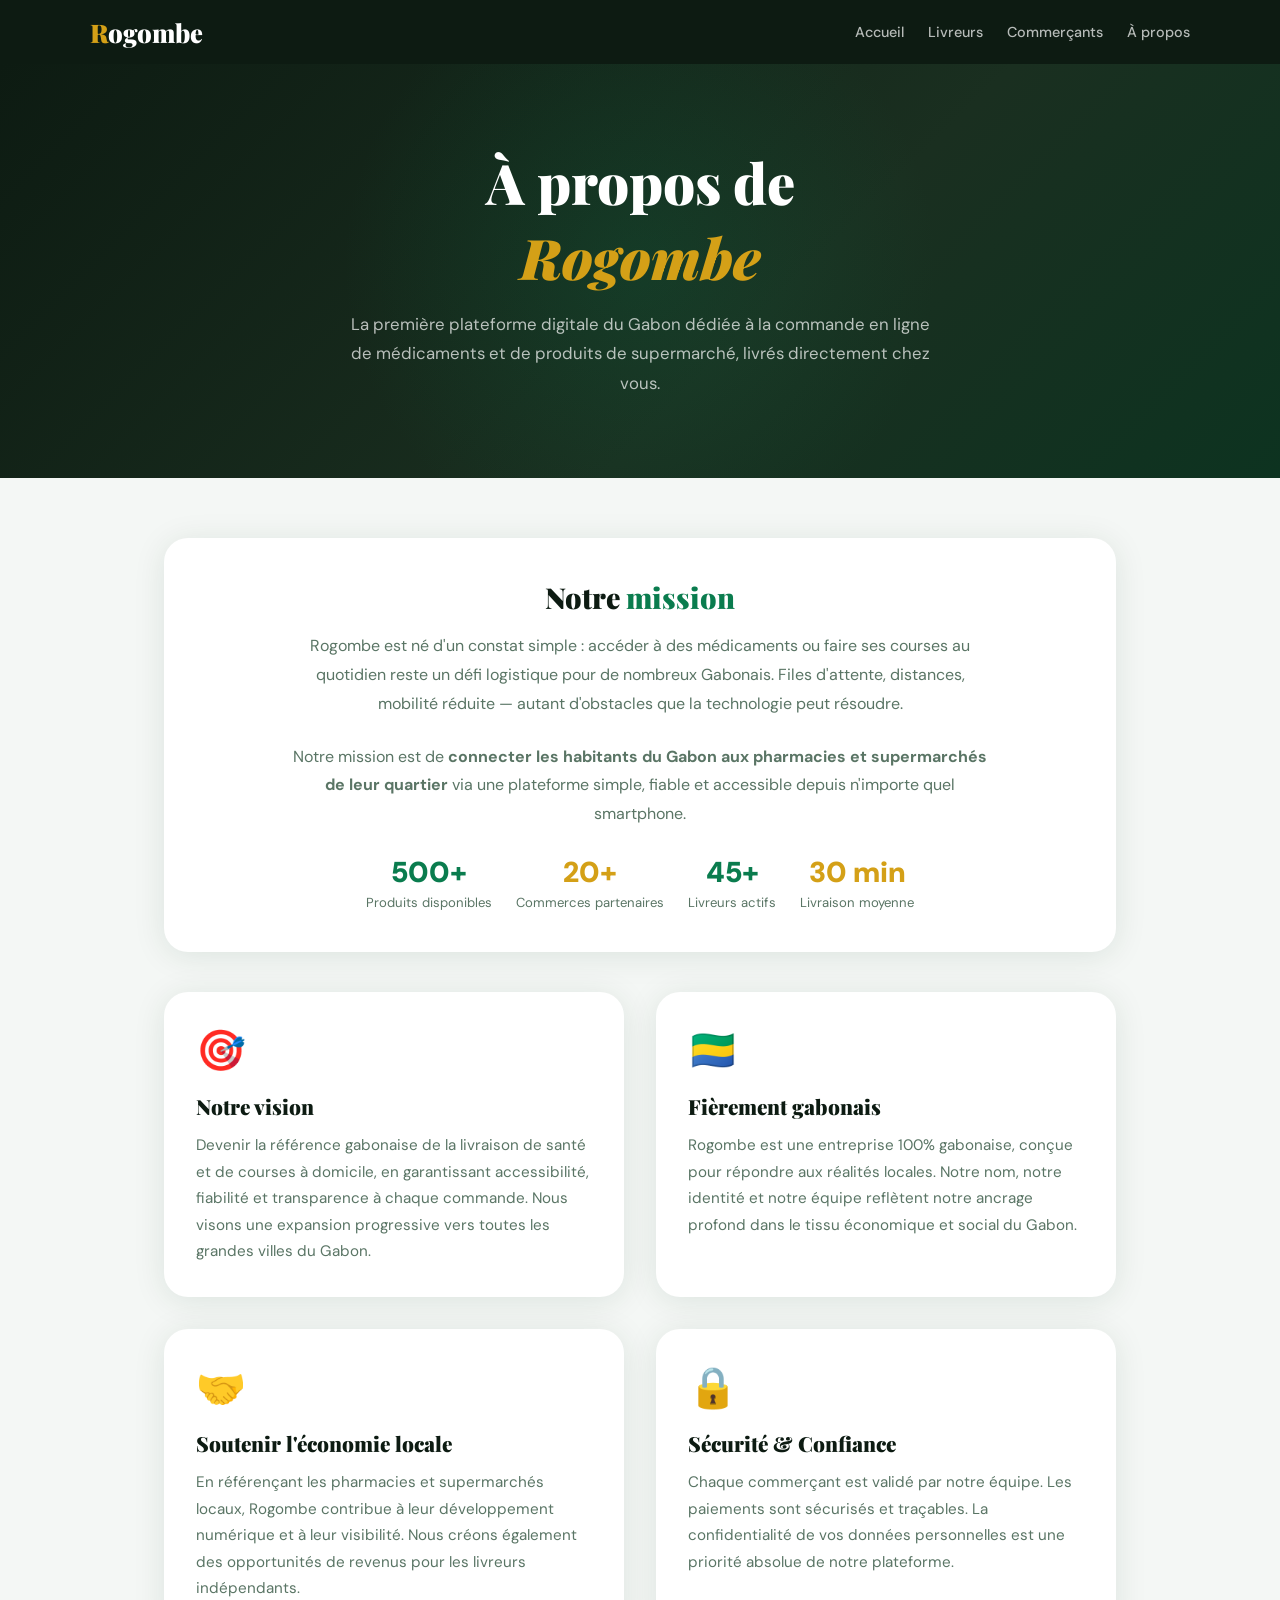
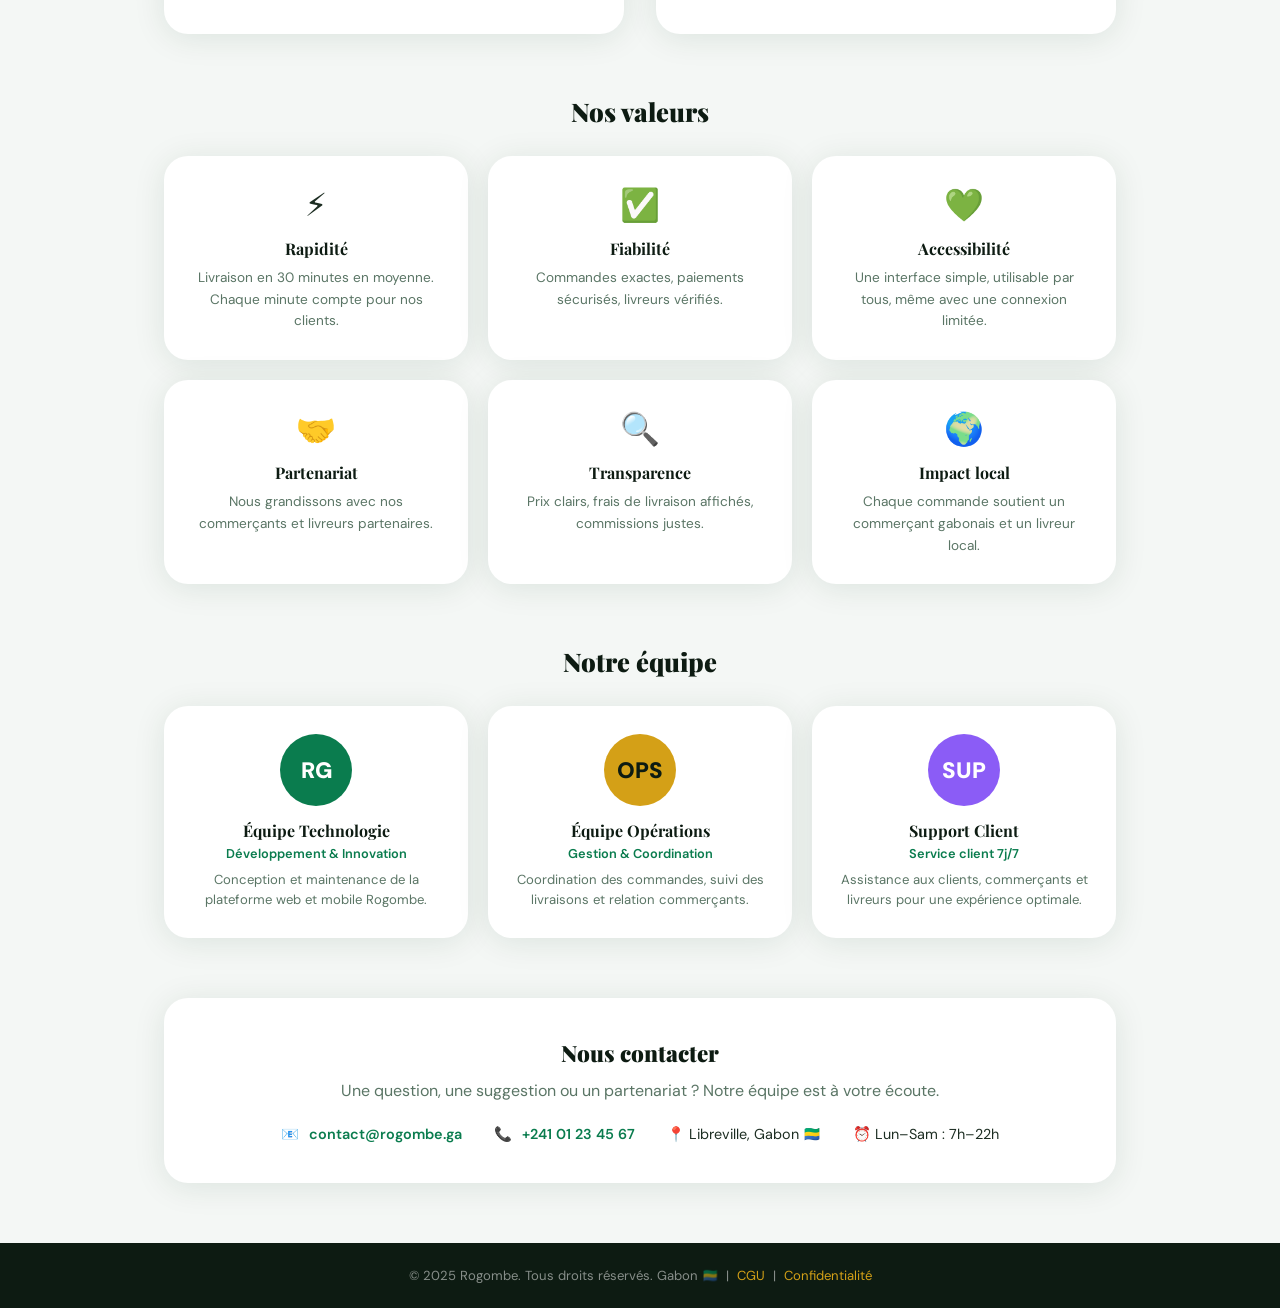
<file: a-propos-1.html>
<!DOCTYPE html>
<html lang="fr">
<head>
  <meta charset="UTF-8" /><meta name="viewport" content="width=device-width, initial-scale=1.0" />
  <title>À propos – Rogombe</title>
  <link rel="stylesheet" href="styles.css" />
  <link href="https://fonts.googleapis.com/css2?family=Playfair+Display:ital,wght@0,400;0,700;0,900;1,400&family=DM+Sans:wght@300;400;500;600&display=swap" rel="stylesheet" />
  <style>
    body{background:#f4f7f5;}
    .sn{background:var(--dark);padding:0 24px;}
    .sn-inner{max-width:1100px;margin:0 auto;height:64px;display:flex;align-items:center;gap:20px;}
    .sn-logo{font-family:var(--font-display);font-size:1.6rem;font-weight:900;color:#fff;}
    .sn-logo .logo-r{color:var(--gold);}
    .sn-links{display:flex;gap:24px;margin-left:auto;}
    .sn-links a{color:rgba(255,255,255,.7);font-size:.9rem;font-weight:500;transition:color .2s;}
    .sn-links a:hover{color:#fff;}
    .ap-hero{background:linear-gradient(135deg,var(--dark) 0%,var(--dark-2) 60%,#0d3320 100%);padding:80px 24px;text-align:center;position:relative;overflow:hidden;}
    .ap-hero::before{content:'';position:absolute;top:-100px;left:50%;transform:translateX(-50%);width:600px;height:600px;background:radial-gradient(circle,rgba(10,124,78,.2) 0%,transparent 70%);border-radius:50%;}
    .ap-hero h1{font-family:var(--font-display);font-size:clamp(2.2rem,5vw,3.5rem);font-weight:900;color:#fff;margin-bottom:16px;position:relative;}
    .ap-hero h1 em{color:var(--gold);font-style:italic;}
    .ap-hero p{color:rgba(255,255,255,.7);font-size:1.05rem;max-width:600px;margin:0 auto;line-height:1.75;position:relative;}
    .ap-content{max-width:1000px;margin:0 auto;padding:60px 24px;}
    .ap-grid{display:grid;grid-template-columns:1fr 1fr;gap:32px;margin-bottom:60px;}
    .ap-card{background:#fff;border-radius:var(--radius-lg);padding:32px;box-shadow:var(--shadow);}
    .ap-card .ap-icon{font-size:2.5rem;margin-bottom:16px;display:block;}
    .ap-card h2{font-family:var(--font-display);font-size:1.3rem;font-weight:900;color:var(--dark);margin-bottom:12px;}
    .ap-card p{color:var(--text-lt);line-height:1.75;font-size:.95rem;}
    .ap-mission{background:#fff;border-radius:var(--radius-lg);padding:40px;box-shadow:var(--shadow);margin-bottom:40px;text-align:center;}
    .ap-mission h2{font-family:var(--font-display);font-size:1.8rem;font-weight:900;color:var(--dark);margin-bottom:16px;}
    .ap-mission h2 em{color:var(--green);font-style:normal;}
    .ap-mission p{color:var(--text-lt);line-height:1.8;max-width:700px;margin:0 auto 24px;font-size:1rem;}
    .values-grid{display:grid;grid-template-columns:repeat(3,1fr);gap:20px;margin-bottom:60px;}
    .value-card{background:#fff;border-radius:var(--radius-lg);padding:28px;box-shadow:var(--shadow);text-align:center;}
    .value-card .vc-icon{font-size:2rem;margin-bottom:12px;display:block;}
    .value-card h3{font-family:var(--font-display);font-size:1rem;font-weight:700;color:var(--dark);margin-bottom:8px;}
    .value-card p{font-size:.85rem;color:var(--text-lt);line-height:1.6;}
    .team-section{margin-bottom:60px;}
    .team-section h2{font-family:var(--font-display);font-size:1.6rem;font-weight:900;color:var(--dark);margin-bottom:28px;text-align:center;}
    .team-grid{display:grid;grid-template-columns:repeat(3,1fr);gap:20px;}
    .team-card{background:#fff;border-radius:var(--radius-lg);padding:28px;box-shadow:var(--shadow);text-align:center;}
    .team-avatar{width:72px;height:72px;border-radius:50%;background:var(--green);color:#fff;display:flex;align-items:center;justify-content:center;font-size:1.4rem;font-weight:900;margin:0 auto 14px;}
    .team-card h4{font-family:var(--font-display);font-size:1rem;font-weight:700;color:var(--dark);margin-bottom:4px;}
    .team-card .role{font-size:.8rem;color:var(--green);font-weight:600;margin-bottom:8px;}
    .team-card p{font-size:.82rem;color:var(--text-lt);line-height:1.5;}
    .contact-section{background:#fff;border-radius:var(--radius-lg);padding:40px;box-shadow:var(--shadow);text-align:center;}
    .contact-section h2{font-family:var(--font-display);font-size:1.4rem;font-weight:900;color:var(--dark);margin-bottom:12px;}
    .contact-section p{color:var(--text-lt);margin-bottom:24px;}
    .contact-items{display:flex;justify-content:center;gap:32px;flex-wrap:wrap;}
    .contact-item{display:flex;align-items:center;gap:10px;font-size:.9rem;color:var(--text);}
    .contact-item a{color:var(--green);font-weight:600;}
    @media(max-width:768px){.ap-grid,.values-grid,.team-grid{grid-template-columns:1fr;}}
    @media(max-width:600px){.values-grid{grid-template-columns:1fr 1fr;}.team-grid{grid-template-columns:1fr;}}
  </style>
</head>
<body>
<nav class="sn"><div class="sn-inner"><a href="index.html" class="sn-logo"><span class="logo-r">R</span>ogombe</a><div class="sn-links"><a href="index.html">Accueil</a><a href="livreur.html">Livreurs</a><a href="espace-commercant.html">Commerçants</a><a href="a-propos.html">À propos</a></div></div></nav>

<div class="ap-hero">
  <h1>À propos de<br/><em>Rogombe</em></h1>
  <p>La première plateforme digitale du Gabon dédiée à la commande en ligne de médicaments et de produits de supermarché, livrés directement chez vous.</p>
</div>

<div class="ap-content">
  <div class="ap-mission">
    <h2>Notre <em>mission</em></h2>
    <p>Rogombe est né d'un constat simple : accéder à des médicaments ou faire ses courses au quotidien reste un défi logistique pour de nombreux Gabonais. Files d'attente, distances, mobilité réduite — autant d'obstacles que la technologie peut résoudre.</p>
    <p>Notre mission est de <strong>connecter les habitants du Gabon aux pharmacies et supermarchés de leur quartier</strong> via une plateforme simple, fiable et accessible depuis n'importe quel smartphone.</p>
    <div style="display:flex;justify-content:center;gap:24px;flex-wrap:wrap;">
      <div style="text-align:center;"><strong style="display:block;font-size:1.8rem;font-weight:900;color:var(--green);">500+</strong><span style="font-size:.82rem;color:var(--text-lt);">Produits disponibles</span></div>
      <div style="text-align:center;"><strong style="display:block;font-size:1.8rem;font-weight:900;color:var(--gold);">20+</strong><span style="font-size:.82rem;color:var(--text-lt);">Commerces partenaires</span></div>
      <div style="text-align:center;"><strong style="display:block;font-size:1.8rem;font-weight:900;color:var(--green);">45+</strong><span style="font-size:.82rem;color:var(--text-lt);">Livreurs actifs</span></div>
      <div style="text-align:center;"><strong style="display:block;font-size:1.8rem;font-weight:900;color:var(--gold);">30 min</strong><span style="font-size:.82rem;color:var(--text-lt);">Livraison moyenne</span></div>
    </div>
  </div>

  <div class="ap-grid">
    <div class="ap-card">
      <span class="ap-icon">🎯</span>
      <h2>Notre vision</h2>
      <p>Devenir la référence gabonaise de la livraison de santé et de courses à domicile, en garantissant accessibilité, fiabilité et transparence à chaque commande. Nous visons une expansion progressive vers toutes les grandes villes du Gabon.</p>
    </div>
    <div class="ap-card">
      <span class="ap-icon">🇬🇦</span>
      <h2>Fièrement gabonais</h2>
      <p>Rogombe est une entreprise 100% gabonaise, conçue pour répondre aux réalités locales. Notre nom, notre identité et notre équipe reflètent notre ancrage profond dans le tissu économique et social du Gabon.</p>
    </div>
    <div class="ap-card">
      <span class="ap-icon">🤝</span>
      <h2>Soutenir l'économie locale</h2>
      <p>En référençant les pharmacies et supermarchés locaux, Rogombe contribue à leur développement numérique et à leur visibilité. Nous créons également des opportunités de revenus pour les livreurs indépendants.</p>
    </div>
    <div class="ap-card">
      <span class="ap-icon">🔒</span>
      <h2>Sécurité & Confiance</h2>
      <p>Chaque commerçant est validé par notre équipe. Les paiements sont sécurisés et traçables. La confidentialité de vos données personnelles est une priorité absolue de notre plateforme.</p>
    </div>
  </div>

  <h2 style="font-family:var(--font-display);font-size:1.6rem;font-weight:900;color:var(--dark);margin-bottom:28px;text-align:center;">Nos valeurs</h2>
  <div class="values-grid">
    <div class="value-card"><span class="vc-icon">⚡</span><h3>Rapidité</h3><p>Livraison en 30 minutes en moyenne. Chaque minute compte pour nos clients.</p></div>
    <div class="value-card"><span class="vc-icon">✅</span><h3>Fiabilité</h3><p>Commandes exactes, paiements sécurisés, livreurs vérifiés.</p></div>
    <div class="value-card"><span class="vc-icon">💚</span><h3>Accessibilité</h3><p>Une interface simple, utilisable par tous, même avec une connexion limitée.</p></div>
    <div class="value-card"><span class="vc-icon">🤝</span><h3>Partenariat</h3><p>Nous grandissons avec nos commerçants et livreurs partenaires.</p></div>
    <div class="value-card"><span class="vc-icon">🔍</span><h3>Transparence</h3><p>Prix clairs, frais de livraison affichés, commissions justes.</p></div>
    <div class="value-card"><span class="vc-icon">🌍</span><h3>Impact local</h3><p>Chaque commande soutient un commerçant gabonais et un livreur local.</p></div>
  </div>

  <div class="team-section">
    <h2>Notre équipe</h2>
    <div class="team-grid">
      <div class="team-card"><div class="team-avatar">RG</div><h4>Équipe Technologie</h4><div class="role">Développement & Innovation</div><p>Conception et maintenance de la plateforme web et mobile Rogombe.</p></div>
      <div class="team-card"><div class="team-avatar" style="background:var(--gold);color:var(--dark);">OPS</div><h4>Équipe Opérations</h4><div class="role">Gestion & Coordination</div><p>Coordination des commandes, suivi des livraisons et relation commerçants.</p></div>
      <div class="team-card"><div class="team-avatar" style="background:#8b5cf6;">SUP</div><h4>Support Client</h4><div class="role">Service client 7j/7</div><p>Assistance aux clients, commerçants et livreurs pour une expérience optimale.</p></div>
    </div>
  </div>

  <div class="contact-section">
    <h2>Nous contacter</h2>
    <p>Une question, une suggestion ou un partenariat ? Notre équipe est à votre écoute.</p>
    <div class="contact-items">
      <div class="contact-item">📧 <a href="mailto:contact@rogombe.ga">contact@rogombe.ga</a></div>
      <div class="contact-item">📞 <a href="tel:+24101234567">+241 01 23 45 67</a></div>
      <div class="contact-item">📍 Libreville, Gabon 🇬🇦</div>
      <div class="contact-item">⏰ Lun–Sam : 7h–22h</div>
    </div>
  </div>
</div>

<footer style="background:var(--dark);padding:24px;text-align:center;color:rgba(255,255,255,.5);font-size:.82rem;">
  © 2025 Rogombe. Tous droits réservés. Gabon 🇬🇦 &nbsp;|&nbsp; <a href="conditions.html" style="color:var(--gold);">CGU</a> &nbsp;|&nbsp; <a href="confidentialite.html" style="color:var(--gold);">Confidentialité</a>
</footer>
</body>
</html>
</file>
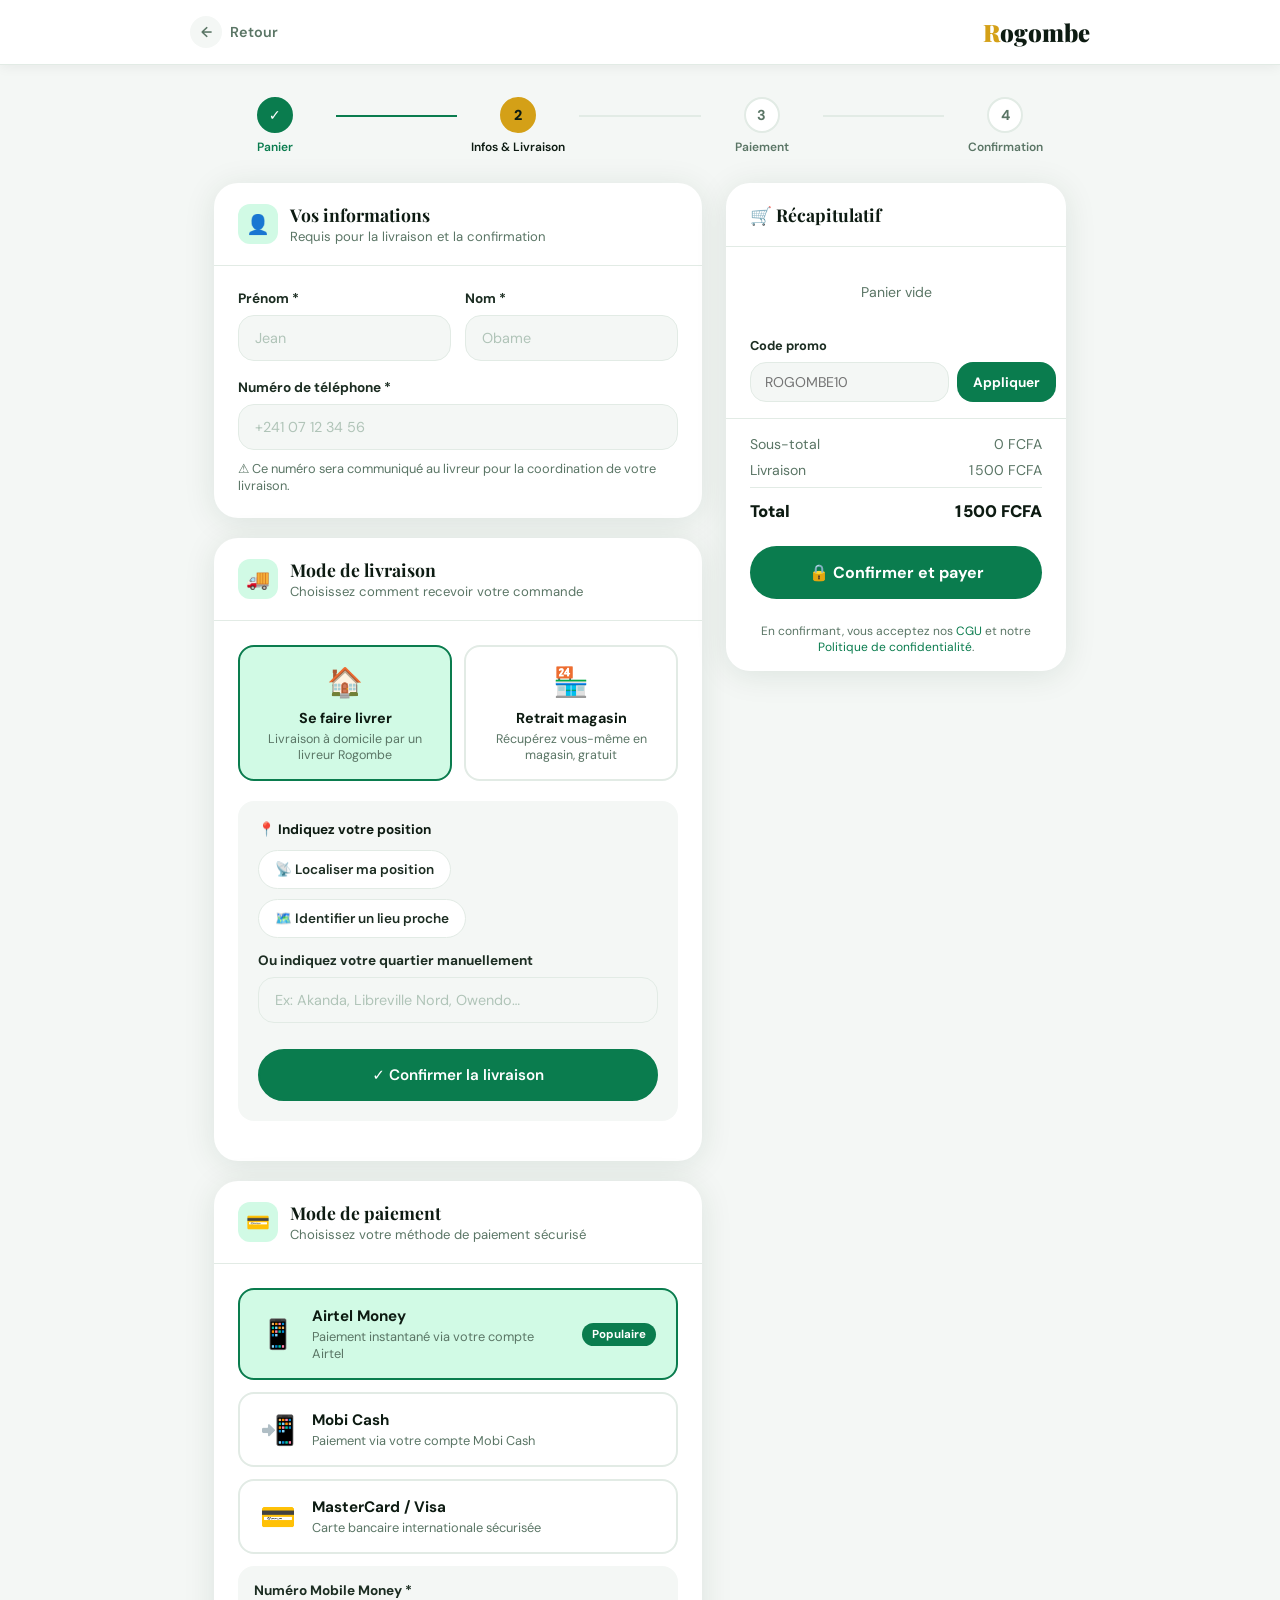
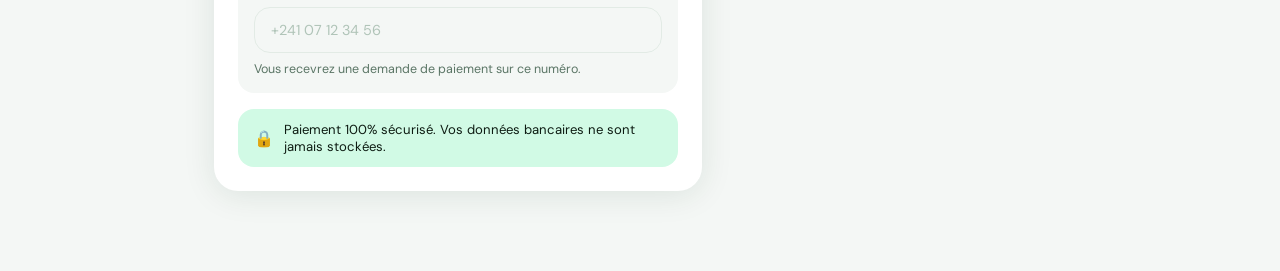
<file: commande-1.html>
<!DOCTYPE html>
<html lang="fr">
<head>
  <meta charset="UTF-8" />
  <meta name="viewport" content="width=device-width, initial-scale=1.0" />
  <title>Commande & Livraison – Rogombe</title>
  <link rel="stylesheet" href="styles.css" />
  <link href="https://fonts.googleapis.com/css2?family=Playfair+Display:ital,wght@0,400;0,700;0,900;1,400&family=DM+Sans:wght@300;400;500;600&display=swap" rel="stylesheet" />
  <style>
    body { background:#f4f7f5; }
    .page-nav {
      background:#fff; border-bottom:1px solid var(--gray-2);
      padding:0 24px; position:sticky; top:0; z-index:100;
      box-shadow:0 2px 12px rgba(0,0,0,.06);
    }
    .page-nav-inner {
      max-width:900px; margin:0 auto; height:64px;
      display:flex; align-items:center; gap:20px;
    }
    .back-link { display:flex; align-items:center; gap:8px; font-weight:600; font-size:.9rem; color:var(--text-lt); }
    .back-link:hover { color:var(--green); }
    .back-link span { width:32px; height:32px; background:var(--gray-1); border-radius:50%; display:flex; align-items:center; justify-content:center; }
    .page-nav-logo { font-family:var(--font-display); font-size:1.5rem; font-weight:900; color:var(--dark); margin-left:auto; }
    .page-nav-logo .logo-r { color:var(--gold); }

    /* STEPS */
    .order-steps {
      max-width:900px; margin:32px auto 0; padding:0 24px;
      display:flex; align-items:center; gap:0;
    }
    .ostep {
      display:flex; flex-direction:column; align-items:center; gap:6px; flex:1;
    }
    .ostep-dot {
      width:36px; height:36px; border-radius:50%;
      border:2px solid var(--gray-2); background:#fff;
      display:flex; align-items:center; justify-content:center;
      font-size:.9rem; font-weight:700; color:var(--text-lt);
      transition:all .3s;
    }
    .ostep.done .ostep-dot { background:var(--green); border-color:var(--green); color:#fff; }
    .ostep.active .ostep-dot { background:var(--gold); border-color:var(--gold); color:var(--dark); font-weight:900; }
    .ostep-label { font-size:.75rem; font-weight:600; color:var(--text-lt); text-align:center; }
    .ostep.active .ostep-label { color:var(--dark); }
    .ostep.done .ostep-label { color:var(--green); }
    .ostep-line { flex:1; height:2px; background:var(--gray-2); margin-bottom:20px; transition:background .3s; }
    .ostep-line.done { background:var(--green); }

    /* MAIN LAYOUT */
    .order-layout {
      max-width:900px; margin:28px auto 60px; padding:0 24px;
      display:grid; grid-template-columns:1fr 340px; gap:24px; align-items:start;
    }

    /* CARDS */
    .order-card {
      background:#fff; border-radius:var(--radius-lg);
      box-shadow:var(--shadow); margin-bottom:20px; overflow:hidden;
    }
    .oc-header {
      padding:20px 24px; border-bottom:1px solid var(--gray-2);
      display:flex; align-items:center; gap:12px;
    }
    .oc-header-icon {
      width:40px; height:40px; border-radius:12px;
      background:var(--green-lt); color:var(--green);
      display:flex; align-items:center; justify-content:center; font-size:1.2rem;
    }
    .oc-header h2 { font-family:var(--font-display); font-size:1.1rem; font-weight:700; color:var(--dark); }
    .oc-header p { font-size:.82rem; color:var(--text-lt); margin-top:2px; }
    .oc-body { padding:24px; }

    /* FORM FIELDS */
    .field-group { margin-bottom:18px; }
    .field-group label { display:block; font-size:.85rem; font-weight:700; color:var(--text); margin-bottom:8px; }
    .field-group input, .field-group select, .field-group textarea {
      width:100%; padding:13px 16px;
      border:1.5px solid var(--gray-2); border-radius:var(--radius);
      font-family:var(--font-body); font-size:.9rem; color:var(--text);
      background:var(--gray-1); outline:none; transition:border-color .2s, background .2s;
    }
    .field-group input:focus, .field-group select:focus, .field-group textarea:focus {
      border-color:var(--green); background:#fff;
    }
    .field-group input::placeholder, .field-group textarea::placeholder { color:var(--gray-3); }
    .field-row { display:grid; grid-template-columns:1fr 1fr; gap:14px; }
    .field-group textarea { resize:vertical; min-height:80px; }

    /* DELIVERY OPTIONS */
    .delivery-options { display:grid; grid-template-columns:1fr 1fr; gap:12px; margin-bottom:20px; }
    .delivery-opt {
      border:2px solid var(--gray-2); border-radius:var(--radius);
      padding:16px; cursor:pointer; text-align:center;
      transition:border-color .25s, background .25s;
    }
    .delivery-opt input { display:none; }
    .delivery-opt.selected { border-color:var(--green); background:var(--green-lt); }
    .delivery-opt .do-icon { font-size:1.8rem; margin-bottom:8px; display:block; }
    .delivery-opt h4 { font-size:.9rem; font-weight:700; color:var(--dark); margin-bottom:4px; }
    .delivery-opt p { font-size:.78rem; color:var(--text-lt); }

    /* LOCATION BOX */
    .location-box {
      background:var(--gray-1); border-radius:var(--radius);
      padding:20px; margin-bottom:16px; display:none;
    }
    .location-box.visible { display:block; }
    .loc-actions { display:flex; gap:10px; flex-wrap:wrap; margin-bottom:14px; }
    .loc-btn {
      display:flex; align-items:center; gap:8px;
      padding:10px 16px; border-radius:50px; border:1.5px solid var(--gray-2);
      background:#fff; font-family:var(--font-body); font-size:.85rem; font-weight:600;
      color:var(--text); cursor:pointer; transition:all .25s;
    }
    .loc-btn:hover, .loc-btn.active { background:var(--green); border-color:var(--green); color:#fff; }
    .loc-result {
      background:#fff; border-radius:var(--radius); padding:14px 16px;
      border:1.5px solid var(--green-lt); display:none;
    }
    .loc-result.visible { display:block; }
    .loc-result-inner { display:flex; align-items:center; gap:10px; }
    .loc-pin { font-size:1.4rem; }
    .loc-txt strong { display:block; font-size:.9rem; color:var(--dark); }
    .loc-txt span { font-size:.78rem; color:var(--text-lt); }
    .delivery-fee-box {
      background:linear-gradient(135deg,var(--green-lt),#d1fae5);
      border:1.5px solid #6ee7b7; border-radius:var(--radius);
      padding:16px 20px; margin-top:14px;
      display:flex; justify-content:space-between; align-items:center;
    }
    .df-label { font-size:.88rem; color:var(--dark); font-weight:600; }
    .df-amount { font-size:1.2rem; font-weight:900; color:var(--green); }

    /* PAYMENT OPTIONS */
    .payment-options { display:flex; flex-direction:column; gap:12px; }
    .pay-opt {
      border:2px solid var(--gray-2); border-radius:var(--radius);
      padding:16px 20px; cursor:pointer;
      display:flex; align-items:center; gap:16px;
      transition:border-color .25s, background .25s;
    }
    .pay-opt input { display:none; }
    .pay-opt.selected { border-color:var(--green); background:var(--green-lt); }
    .pay-opt-logo { font-size:1.8rem; flex-shrink:0; }
    .pay-opt-info h4 { font-size:.95rem; font-weight:700; color:var(--dark); margin-bottom:2px; }
    .pay-opt-info p { font-size:.8rem; color:var(--text-lt); }
    .pay-opt-badge {
      margin-left:auto; background:var(--green); color:#fff;
      font-size:.72rem; font-weight:700; padding:4px 10px;
      border-radius:50px; flex-shrink:0;
    }

    /* PHONE INPUT for payment */
    .phone-confirm-box {
      background:var(--gray-1); border-radius:var(--radius); padding:16px; margin-top:12px; display:none;
    }
    .phone-confirm-box.visible { display:block; }

    /* ORDER SUMMARY SIDEBAR */
    .summary-card {
      background:#fff; border-radius:var(--radius-lg);
      box-shadow:var(--shadow); position:sticky; top:80px;
    }
    .sc-head { padding:20px 24px; border-bottom:1px solid var(--gray-2); }
    .sc-head h3 { font-family:var(--font-display); font-size:1.1rem; font-weight:700; color:var(--dark); }
    .sc-items { padding:16px 24px; max-height:280px; overflow-y:auto; }
    .sc-item {
      display:flex; align-items:center; gap:12px;
      padding:10px 0; border-bottom:1px solid var(--gray-2);
    }
    .sc-item:last-child { border-bottom:none; }
    .sc-item img { width:48px; height:48px; border-radius:10px; object-fit:cover; flex-shrink:0; }
    .sc-item-info { flex:1; }
    .sc-item-name { font-size:.85rem; font-weight:600; color:var(--dark); }
    .sc-item-qty { font-size:.78rem; color:var(--text-lt); }
    .sc-item-price { font-size:.9rem; font-weight:700; color:var(--green); flex-shrink:0; }
    .sc-totals { padding:16px 24px; border-top:1px solid var(--gray-2); }
    .sc-total-row {
      display:flex; justify-content:space-between;
      font-size:.88rem; color:var(--text-lt); margin-bottom:8px;
    }
    .sc-total-row.main {
      font-size:1.05rem; font-weight:900; color:var(--dark);
      padding-top:12px; border-top:1.5px solid var(--gray-2); margin-top:8px;
    }
    .sc-promo { padding:0 24px 16px; }
    .promo-input-wrap { display:flex; gap:8px; }
    .promo-input-wrap input {
      flex:1; padding:10px 14px; border:1.5px solid var(--gray-2);
      border-radius:var(--radius); font-family:var(--font-body); font-size:.88rem;
      outline:none; background:var(--gray-1);
    }
    .promo-input-wrap input:focus { border-color:var(--green); }
    .promo-apply-btn {
      padding:10px 16px; background:var(--green); color:#fff;
      border:none; border-radius:var(--radius); font-family:var(--font-body);
      font-size:.85rem; font-weight:700; cursor:pointer;
    }
    .confirm-order-btn {
      display:block; width:calc(100% - 48px); margin:0 24px 24px;
      padding:16px; background:var(--green); color:#fff;
      border:none; border-radius:50px; font-family:var(--font-body);
      font-size:1rem; font-weight:700; cursor:pointer;
      transition:background .25s, transform .2s; text-align:center;
    }
    .confirm-order-btn:hover { background:var(--dark); transform:translateY(-2px); }
    .confirm-order-btn:disabled { background:var(--gray-2); color:var(--gray-3); cursor:not-allowed; transform:none; }

    /* SUCCESS MODAL */
    .success-overlay {
      position:fixed; inset:0; background:rgba(0,0,0,.5);
      z-index:999; display:none; align-items:center; justify-content:center; padding:24px;
    }
    .success-overlay.open { display:flex; }
    .success-modal {
      background:#fff; border-radius:var(--radius-lg); padding:48px 40px;
      text-align:center; max-width:480px; width:100%;
      animation:popIn .4s cubic-bezier(.34,1.56,.64,1) both;
    }
    @keyframes popIn { from{opacity:0;transform:scale(.8)} to{opacity:1;transform:scale(1)} }
    .success-icon { font-size:4rem; margin-bottom:16px; display:block; }
    .success-modal h2 { font-family:var(--font-display); font-size:1.8rem; font-weight:900; color:var(--dark); margin-bottom:12px; }
    .success-modal p { color:var(--text-lt); font-size:.95rem; line-height:1.7; margin-bottom:24px; }
    .success-steps { text-align:left; background:var(--gray-1); border-radius:var(--radius); padding:16px 20px; margin-bottom:28px; }
    .success-step { display:flex; align-items:flex-start; gap:12px; margin-bottom:12px; font-size:.88rem; color:var(--text); }
    .success-step:last-child { margin-bottom:0; }
    .ss-dot { width:22px; height:22px; background:var(--green); color:#fff; border-radius:50%; display:flex; align-items:center; justify-content:center; font-size:.7rem; font-weight:700; flex-shrink:0; margin-top:1px; }
    .success-order-id { font-size:1.1rem; font-weight:900; color:var(--green); margin-bottom:8px; }
    .success-btn { display:block; padding:14px 32px; background:var(--green); color:#fff; border:none; border-radius:50px; font-family:var(--font-body); font-size:.95rem; font-weight:700; cursor:pointer; margin:0 auto; }

    @media(max-width:768px) {
      .order-layout { grid-template-columns:1fr; }
      .summary-card { position:static; }
      .delivery-options { grid-template-columns:1fr; }
      .field-row { grid-template-columns:1fr; }
    }
    @media(max-width:480px) {
      .order-steps { gap:0; }
      .ostep-label { font-size:.65rem; }
    }
  </style>
</head>
<body>

<!-- NAV -->
<nav class="page-nav">
  <div class="page-nav-inner">
    <a href="categorie.html?cat=medicaments" class="back-link">
      <span>←</span> Retour
    </a>
    <a href="index.html" class="page-nav-logo"><span class="logo-r">R</span>ogombe</a>
  </div>
</nav>

<!-- STEPS -->
<div class="order-steps">
  <div class="ostep done" id="step1">
    <div class="ostep-dot">✓</div>
    <div class="ostep-label">Panier</div>
  </div>
  <div class="ostep-line done"></div>
  <div class="ostep active" id="step2">
    <div class="ostep-dot">2</div>
    <div class="ostep-label">Infos & Livraison</div>
  </div>
  <div class="ostep-line" id="line23"></div>
  <div class="ostep" id="step3">
    <div class="ostep-dot">3</div>
    <div class="ostep-label">Paiement</div>
  </div>
  <div class="ostep-line" id="line34"></div>
  <div class="ostep" id="step4">
    <div class="ostep-dot">4</div>
    <div class="ostep-label">Confirmation</div>
  </div>
</div>

<!-- LAYOUT -->
<div class="order-layout">
  <div class="order-main">

    <!-- 1. INFOS CLIENT -->
    <div class="order-card" id="cardInfos">
      <div class="oc-header">
        <div class="oc-header-icon">👤</div>
        <div>
          <h2>Vos informations</h2>
          <p>Requis pour la livraison et la confirmation</p>
        </div>
      </div>
      <div class="oc-body">
        <div class="field-row">
          <div class="field-group">
            <label>Prénom *</label>
            <input type="text" id="clientPrenom" placeholder="Jean" />
          </div>
          <div class="field-group">
            <label>Nom *</label>
            <input type="text" id="clientNom" placeholder="Obame" />
          </div>
        </div>
        <div class="field-group">
          <label>Numéro de téléphone *</label>
          <input type="tel" id="clientTel" placeholder="+241 07 12 34 56" />
        </div>
        <p style="font-size:.8rem;color:var(--text-lt);margin-top:-8px;">⚠️ Ce numéro sera communiqué au livreur pour la coordination de votre livraison.</p>
      </div>
    </div>

    <!-- 2. MODE DE LIVRAISON -->
    <div class="order-card" id="cardLivraison">
      <div class="oc-header">
        <div class="oc-header-icon">🚚</div>
        <div>
          <h2>Mode de livraison</h2>
          <p>Choisissez comment recevoir votre commande</p>
        </div>
      </div>
      <div class="oc-body">
        <div class="delivery-options">
          <label class="delivery-opt selected" onclick="selectDelivery('domicile', this)">
            <input type="radio" name="delivery" value="domicile" checked />
            <span class="do-icon">🏠</span>
            <h4>Se faire livrer</h4>
            <p>Livraison à domicile par un livreur Rogombe</p>
          </label>
          <label class="delivery-opt" onclick="selectDelivery('retrait', this)">
            <input type="radio" name="delivery" value="retrait" />
            <span class="do-icon">🏪</span>
            <h4>Retrait magasin</h4>
            <p>Récupérez vous-même en magasin, gratuit</p>
          </label>
        </div>

        <!-- LOCALISATION (livraison domicile) -->
        <div class="location-box visible" id="locationBox">
          <p style="font-size:.85rem;font-weight:700;color:var(--dark);margin-bottom:12px;">📍 Indiquez votre position</p>
          <div class="loc-actions">
            <button class="loc-btn" onclick="locateMe()">📡 Localiser ma position</button>
            <button class="loc-btn" onclick="openMapSearch()">🗺️ Identifier un lieu proche</button>
          </div>
          <div class="field-group" style="margin-bottom:12px;">
            <label>Ou indiquez votre quartier manuellement</label>
            <input type="text" id="quartierInput" placeholder="Ex: Akanda, Libreville Nord, Owendo…" oninput="manualLocation()" />
          </div>
          <div class="loc-result" id="locResult">
            <div class="loc-result-inner">
              <span class="loc-pin">📍</span>
              <div class="loc-txt">
                <strong id="locName">—</strong>
                <span id="locDetail">Localisation détectée</span>
              </div>
            </div>
          </div>
          <div class="delivery-fee-box" id="deliveryFeeBox" style="display:none;">
            <div>
              <div class="df-label">💰 Frais de livraison estimés</div>
              <div style="font-size:.78rem;color:var(--text-lt);margin-top:2px;">Basé sur votre distance au magasin</div>
            </div>
            <div class="df-amount" id="deliveryFeeAmount">— FCFA</div>
          </div>
          <button class="btn-primary" style="margin-top:14px;width:100%;justify-content:center;" onclick="confirmLocation()" id="confirmLocBtn" disabled>
            ✓ Confirmer la livraison
          </button>
        </div>

        <!-- RETRAIT MAGASIN -->
        <div class="location-box" id="retraitBox">
          <p style="font-size:.85rem;font-weight:700;color:var(--dark);margin-bottom:12px;">🏪 Choisissez votre magasin de retrait</p>
          <div class="field-group">
            <select id="retraitStore">
              <option value="">Sélectionnez un magasin</option>
              <option>Pharmacie Centrale – Libreville Centre</option>
              <option>Pharmacie Sainte-Marie – Akanda</option>
              <option>Hyper Casino – Libreville</option>
              <option>SuperMarché Score – Owendo</option>
              <option>Pharmacie du Peuple – Port-Gentil</option>
            </select>
          </div>
          <div style="background:var(--gold-lt);border-radius:var(--radius);padding:14px 16px;border:1px solid #fcd34d;font-size:.85rem;color:var(--dark);">
            🕐 Votre commande sera prête dans <strong>15 à 20 minutes</strong> après confirmation.
          </div>
        </div>
      </div>
    </div>

    <!-- 3. PAIEMENT -->
    <div class="order-card" id="cardPaiement">
      <div class="oc-header">
        <div class="oc-header-icon">💳</div>
        <div>
          <h2>Mode de paiement</h2>
          <p>Choisissez votre méthode de paiement sécurisé</p>
        </div>
      </div>
      <div class="oc-body">
        <div class="payment-options">
          <label class="pay-opt selected" onclick="selectPayment('airtel', this)">
            <input type="radio" name="payment" value="airtel" checked />
            <span class="pay-opt-logo">📱</span>
            <div class="pay-opt-info">
              <h4>Airtel Money</h4>
              <p>Paiement instantané via votre compte Airtel</p>
            </div>
            <span class="pay-opt-badge">Populaire</span>
          </label>

          <label class="pay-opt" onclick="selectPayment('mobi', this)">
            <input type="radio" name="payment" value="mobi" />
            <span class="pay-opt-logo">📲</span>
            <div class="pay-opt-info">
              <h4>Mobi Cash</h4>
              <p>Paiement via votre compte Mobi Cash</p>
            </div>
          </label>

          <label class="pay-opt" onclick="selectPayment('card', this)">
            <input type="radio" name="payment" value="card" />
            <span class="pay-opt-logo">💳</span>
            <div class="pay-opt-info">
              <h4>MasterCard / Visa</h4>
              <p>Carte bancaire internationale sécurisée</p>
            </div>
          </label>
        </div>

        <!-- Mobile Money phone -->
        <div class="phone-confirm-box visible" id="mobileMoneyBox">
          <div class="field-group" style="margin-bottom:0;">
            <label>Numéro Mobile Money *</label>
            <input type="tel" id="mmPhone" placeholder="+241 07 12 34 56" />
          </div>
          <p style="font-size:.78rem;color:var(--text-lt);margin-top:8px;">Vous recevrez une demande de paiement sur ce numéro.</p>
        </div>

        <!-- Card -->
        <div class="phone-confirm-box" id="cardBox">
          <div class="field-group">
            <label>Numéro de carte</label>
            <input type="text" placeholder="1234 5678 9012 3456" maxlength="19" oninput="formatCard(this)" />
          </div>
          <div class="field-row">
            <div class="field-group" style="margin-bottom:0;">
              <label>Date d'expiration</label>
              <input type="text" placeholder="MM/AA" maxlength="5" />
            </div>
            <div class="field-group" style="margin-bottom:0;">
              <label>CVV</label>
              <input type="text" placeholder="123" maxlength="3" />
            </div>
          </div>
        </div>

        <div style="background:var(--green-lt);border-radius:var(--radius);padding:12px 16px;margin-top:16px;display:flex;align-items:center;gap:10px;">
          <span>🔒</span>
          <span style="font-size:.82rem;color:var(--dark);">Paiement 100% sécurisé. Vos données bancaires ne sont jamais stockées.</span>
        </div>
      </div>
    </div>

  </div><!-- /order-main -->

  <!-- SIDEBAR RÉCAPITULATIF -->
  <div class="summary-card">
    <div class="sc-head">
      <h3>🛒 Récapitulatif</h3>
    </div>
    <div class="sc-items" id="summaryItems">
      <!-- filled by JS -->
    </div>
    <div class="sc-promo">
      <p style="font-size:.8rem;font-weight:700;color:var(--text);margin-bottom:8px;">Code promo</p>
      <div class="promo-input-wrap">
        <input type="text" id="promoCode" placeholder="ROGOMBE10" />
        <button class="promo-apply-btn" onclick="applyPromo()">Appliquer</button>
      </div>
      <p id="promoMsg" style="font-size:.78rem;margin-top:6px;display:none;"></p>
    </div>
    <div class="sc-totals">
      <div class="sc-total-row"><span>Sous-total</span><span id="summSubtotal">—</span></div>
      <div class="sc-total-row"><span>Livraison</span><span id="summDelivery">—</span></div>
      <div class="sc-total-row" id="summPromoRow" style="display:none;color:var(--green)"><span>Réduction</span><span id="summPromoAmt">—</span></div>
      <div class="sc-total-row main"><span>Total</span><span id="summTotal">—</span></div>
    </div>
    <button class="confirm-order-btn" id="confirmOrderBtn" onclick="confirmOrder()">
      🔒 Confirmer et payer
    </button>
    <p style="text-align:center;font-size:.75rem;color:var(--text-lt);padding:0 24px 16px;">En confirmant, vous acceptez nos <a href="conditions.html" style="color:var(--green)">CGU</a> et notre <a href="confidentialite.html" style="color:var(--green)">Politique de confidentialité</a>.</p>
  </div>
</div><!-- /order-layout -->

<!-- SUCCESS MODAL -->
<div class="success-overlay" id="successOverlay">
  <div class="success-modal">
    <span class="success-icon">🎉</span>
    <div class="success-order-id" id="successOrderId">#RG-000000</div>
    <h2>Commande confirmée !</h2>
    <p>Votre paiement a été reçu. Voici ce qui se passe maintenant :</p>
    <div class="success-steps">
      <div class="success-step">
        <div class="ss-dot">1</div>
        <span>Le <strong>service de gestion Rogombe</strong> a reçu votre commande et notifie l'agent du magasin.</span>
      </div>
      <div class="success-step">
        <div class="ss-dot">2</div>
        <span>L'<strong>agent magasin</strong> rassemble vos articles et les passe en caisse.</span>
      </div>
      <div class="success-step">
        <div class="ss-dot">3</div>
        <span>Un <strong>livreur proche de vous</strong> est contacté avec votre position GPS et votre numéro.</span>
      </div>
      <div class="success-step">
        <div class="ss-dot">4</div>
        <span>Vous recevrez un <strong>SMS de confirmation</strong> avec le détail de votre commande et le contact du livreur.</span>
      </div>
    </div>
    <p style="margin-bottom:16px;">📞 Contact service client : <strong>+241 01 23 45 67</strong></p>
    <button class="success-btn" onclick="window.location.href='index.html'">Retour à l'accueil</button>
  </div>
</div>

<script>
  /* ---- CART FROM STORAGE ---- */
  const cart = JSON.parse(localStorage.getItem('rogombeCart') || '[]');
  let deliveryFee = 1500;
  let promoDiscount = 0;
  let currentPayment = 'airtel';
  let locationConfirmed = false;
  let deliveryMode = 'domicile';

  /* ---- RENDER SUMMARY ---- */
  function renderSummary() {
    const items = document.getElementById('summaryItems');
    if (cart.length === 0) {
      items.innerHTML = '<p style="text-align:center;color:var(--text-lt);font-size:.88rem;padding:20px 0;">Panier vide</p>';
    } else {
      items.innerHTML = cart.map(i => `
        <div class="sc-item">
          <img src="${i.img}" alt="${i.name}" />
          <div class="sc-item-info">
            <div class="sc-item-name">${i.name}</div>
            <div class="sc-item-qty">x${i.qty}</div>
          </div>
          <div class="sc-item-price">${(i.price * i.qty).toLocaleString('fr')} F</div>
        </div>`).join('');
    }
    updateTotals();
  }

  function updateTotals() {
    const sub = cart.reduce((s,c) => s+c.price*c.qty, 0);
    const deliv = deliveryMode === 'retrait' ? 0 : deliveryFee;
    const total = sub + deliv - promoDiscount;
    document.getElementById('summSubtotal').textContent = sub.toLocaleString('fr') + ' FCFA';
    document.getElementById('summDelivery').textContent = deliveryMode === 'retrait' ? 'Gratuit' : deliveryFee.toLocaleString('fr') + ' FCFA';
    document.getElementById('summTotal').textContent = total.toLocaleString('fr') + ' FCFA';
    document.getElementById('deliveryFeeAmount').textContent = deliveryFee.toLocaleString('fr') + ' FCFA';
  }

  /* ---- DELIVERY ---- */
  function selectDelivery(mode, el) {
    deliveryMode = mode;
    document.querySelectorAll('.delivery-opt').forEach(o => o.classList.remove('selected'));
    el.classList.add('selected');
    document.getElementById('locationBox').classList.toggle('visible', mode === 'domicile');
    document.getElementById('retraitBox').classList.toggle('visible', mode === 'retrait');
    if (mode === 'retrait') { locationConfirmed = true; deliveryFee = 0; }
    else { locationConfirmed = false; }
    updateTotals();
  }

  /* ---- LOCATION ---- */
  function locateMe() {
    document.querySelectorAll('.loc-btn').forEach(b => b.classList.remove('active'));
    event.target.classList.add('active');
    event.target.textContent = '⏳ Localisation…';
    if (navigator.geolocation) {
      navigator.geolocation.getCurrentPosition(pos => {
        const { latitude, longitude } = pos.coords;
        const fee = calcFee(latitude, longitude);
        showLocation(`Lat ${latitude.toFixed(4)}, Lng ${longitude.toFixed(4)}`, 'Position GPS détectée', fee);
        event.target.textContent = '✅ Position détectée';
      }, () => {
        showLocation('Libreville Centre', 'Position par défaut', 1500);
        event.target.textContent = '📡 Localiser ma position';
      });
    } else {
      showLocation('Libreville Centre', 'Position par défaut', 1500);
    }
  }

  function openMapSearch() {
    document.querySelectorAll('.loc-btn').forEach(b => b.classList.remove('active'));
    event.target.classList.add('active');
    document.getElementById('quartierInput').focus();
    document.getElementById('quartierInput').placeholder = 'Tapez votre quartier ou adresse…';
  }

  const QUARTIERS = [
    {name:'Akanda', fee:2500}, {name:'Owendo', fee:2000}, {name:'Libreville Centre', fee:1000},
    {name:'Libreville Nord', fee:1500}, {name:'Libreville Sud', fee:1800}, {name:'Ntoum', fee:3500},
    {name:'Bikélé', fee:3000}, {name:'PK5', fee:1200}, {name:'PK8', fee:1500},
    {name:'PK12', fee:2000}, {name:'Alibandeng', fee:2200}, {name:'Angondjé', fee:1800},
    {name:'Mont-Bouët', fee:1000}, {name:'Glass', fee:900}, {name:'Louis', fee:1000},
    {name:'Batterie 4', fee:1300}, {name:'Charbonnages', fee:1500}, {name:'IAI', fee:1800},
  ];

  function manualLocation() {
    const val = document.getElementById('quartierInput').value.trim();
    if (val.length < 2) return;
    const match = QUARTIERS.find(q => q.name.toLowerCase().includes(val.toLowerCase()));
    if (match) {
      showLocation(match.name, 'Quartier reconnu', match.fee);
    } else if (val.length > 3) {
      showLocation(val, 'Quartier saisi manuellement', 2000);
    }
  }

  function calcFee(lat, lng) {
    // Centre LBV approx
    const d = Math.sqrt(Math.pow(lat - 0.3924, 2) + Math.pow(lng - 9.4536, 2)) * 111;
    return Math.max(900, Math.min(4000, Math.round(d * 300)));
  }

  function showLocation(name, detail, fee) {
    deliveryFee = fee;
    document.getElementById('locName').textContent = name;
    document.getElementById('locDetail').textContent = detail;
    document.getElementById('locResult').classList.add('visible');
    document.getElementById('deliveryFeeBox').style.display = 'flex';
    document.getElementById('confirmLocBtn').disabled = false;
    updateTotals();
  }

  function confirmLocation() {
    locationConfirmed = true;
    document.getElementById('confirmLocBtn').textContent = '✅ Livraison confirmée';
    document.getElementById('confirmLocBtn').style.background = '#16a34a';
    // Advance visual step
    document.getElementById('step2').classList.remove('active');
    document.getElementById('step2').classList.add('done');
    document.getElementById('step2').querySelector('.ostep-dot').textContent = '✓';
    document.getElementById('line23').classList.add('done');
    document.getElementById('step3').classList.add('active');
  }

  /* ---- PAYMENT ---- */
  function selectPayment(type, el) {
    currentPayment = type;
    document.querySelectorAll('.pay-opt').forEach(o => o.classList.remove('selected'));
    el.classList.add('selected');
    document.getElementById('mobileMoneyBox').classList.toggle('visible', type !== 'card');
    document.getElementById('cardBox').classList.toggle('visible', type === 'card');
    // Label
    if (type === 'airtel') document.querySelector('#mobileMoneyBox label').textContent = 'Numéro Airtel Money *';
    if (type === 'mobi')   document.querySelector('#mobileMoneyBox label').textContent = 'Numéro Mobi Cash *';
  }

  /* ---- PROMO CODE ---- */
  function applyPromo() {
    const code = document.getElementById('promoCode').value.trim().toUpperCase();
    const msg  = document.getElementById('promoMsg');
    if (code === 'ROGOMBE10') {
      const sub = cart.reduce((s,c) => s+c.price*c.qty, 0);
      promoDiscount = Math.round(sub * 0.10);
      document.getElementById('summPromoRow').style.display = 'flex';
      document.getElementById('summPromoAmt').textContent = '-' + promoDiscount.toLocaleString('fr') + ' FCFA';
      msg.textContent = '✅ Code appliqué : -10% !';
      msg.style.color = 'var(--green)';
    } else {
      promoDiscount = 0;
      document.getElementById('summPromoRow').style.display = 'none';
      msg.textContent = '❌ Code invalide';
      msg.style.color = '#ef4444';
    }
    msg.style.display = 'block';
    updateTotals();
  }

  /* ---- FORMAT CARD ---- */
  function formatCard(input) {
    let v = input.value.replace(/\D/g,'').substring(0,16);
    input.value = v.replace(/(.{4})/g,'$1 ').trim();
  }

  /* ---- CONFIRM ORDER ---- */
  function confirmOrder() {
    const prenom = document.getElementById('clientPrenom').value.trim();
    const nom    = document.getElementById('clientNom').value.trim();
    const tel    = document.getElementById('clientTel').value.trim();

    if (!prenom || !nom || !tel) {
      alert('⚠️ Veuillez renseigner votre nom, prénom et numéro de téléphone.'); return;
    }
    if (deliveryMode === 'domicile' && !locationConfirmed) {
      alert('⚠️ Veuillez confirmer votre adresse de livraison.'); return;
    }
    if (cart.length === 0) {
      alert('⚠️ Votre panier est vide.'); return;
    }

    // Simulate payment
    const btn = document.getElementById('confirmOrderBtn');
    btn.textContent = '⏳ Traitement en cours…';
    btn.disabled = true;

    setTimeout(() => {
      // Clear cart
      localStorage.removeItem('rogombeCart');
      // Show success
      const orderId = '#RG-' + Date.now().toString().slice(-6);
      document.getElementById('successOrderId').textContent = orderId;
      document.getElementById('successOverlay').classList.add('open');
      // Advance steps
      document.getElementById('step3').classList.remove('active');
      document.getElementById('step3').classList.add('done');
      document.getElementById('step3').querySelector('.ostep-dot').textContent = '✓';
      document.getElementById('line34').classList.add('done');
      document.getElementById('step4').classList.add('done');
      document.getElementById('step4').querySelector('.ostep-dot').textContent = '✓';
    }, 2000);
  }

  renderSummary();
</script>
</body>
</html>
</file>
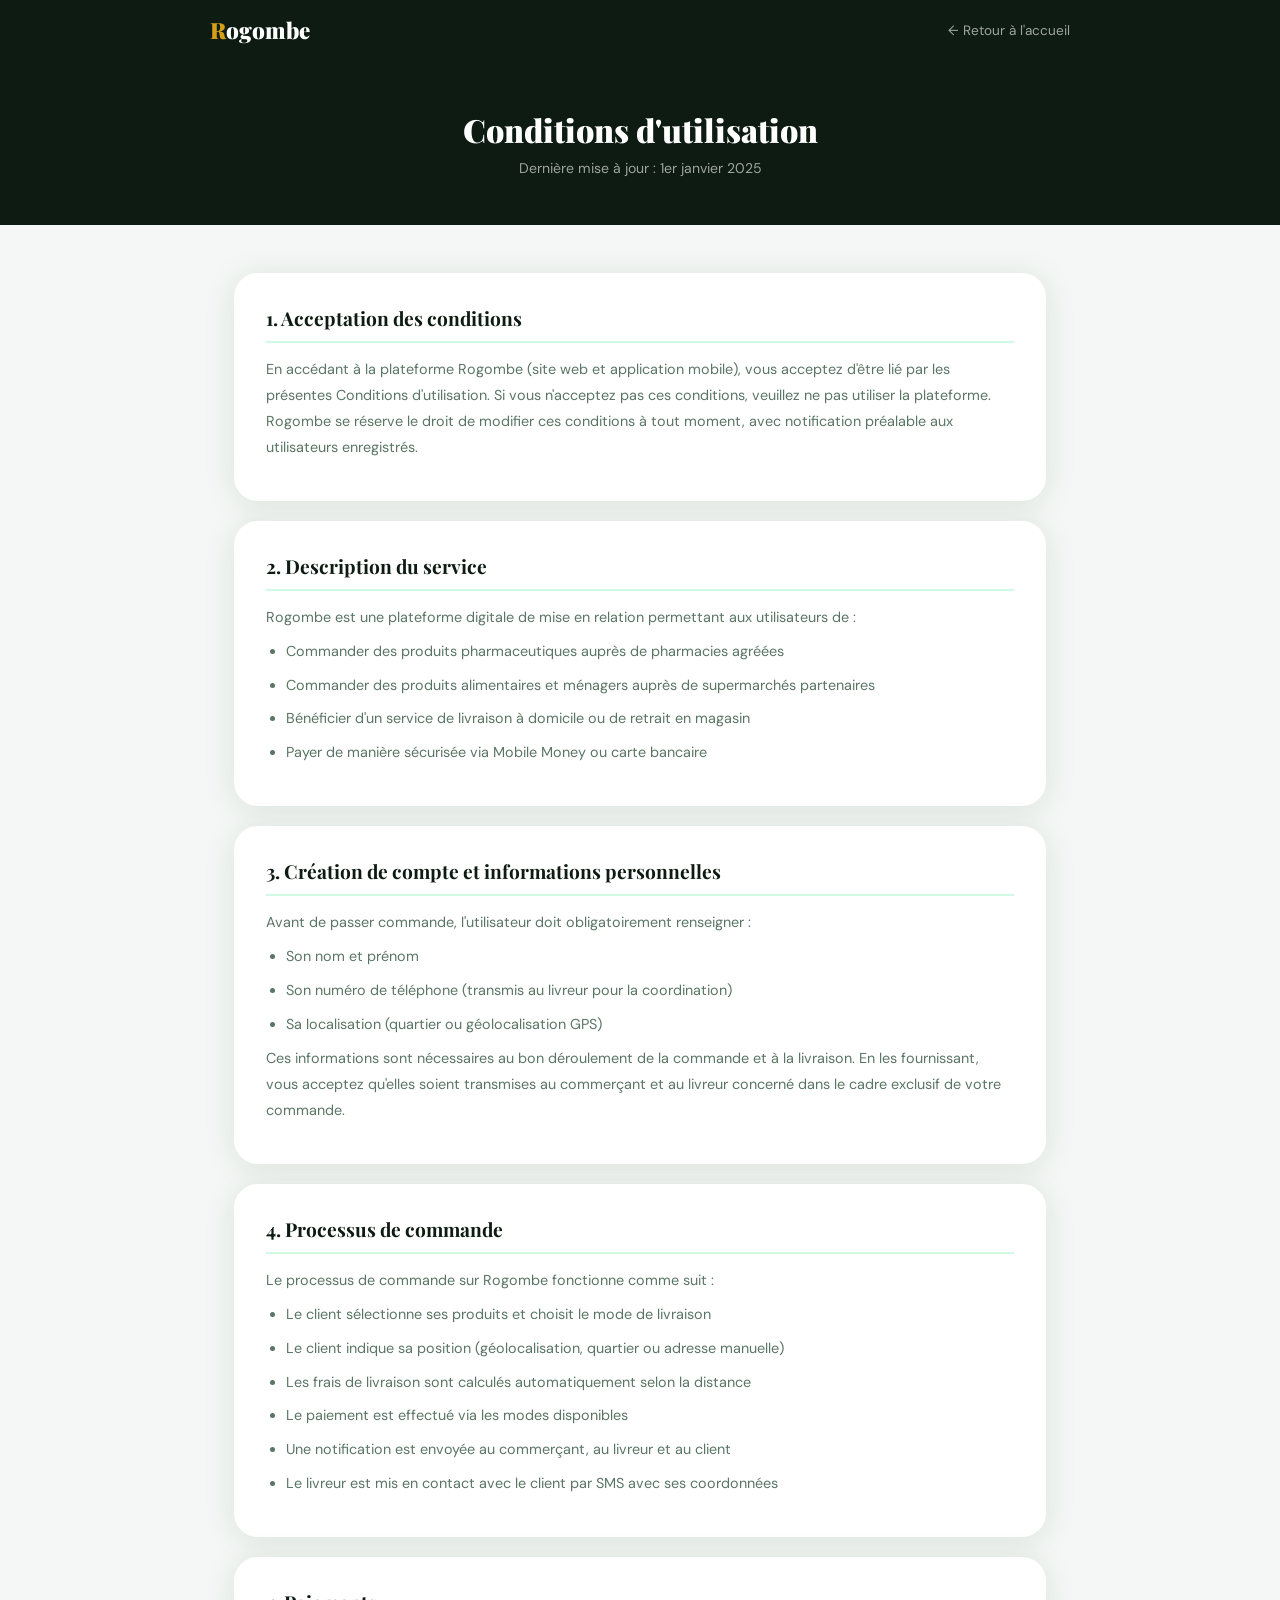
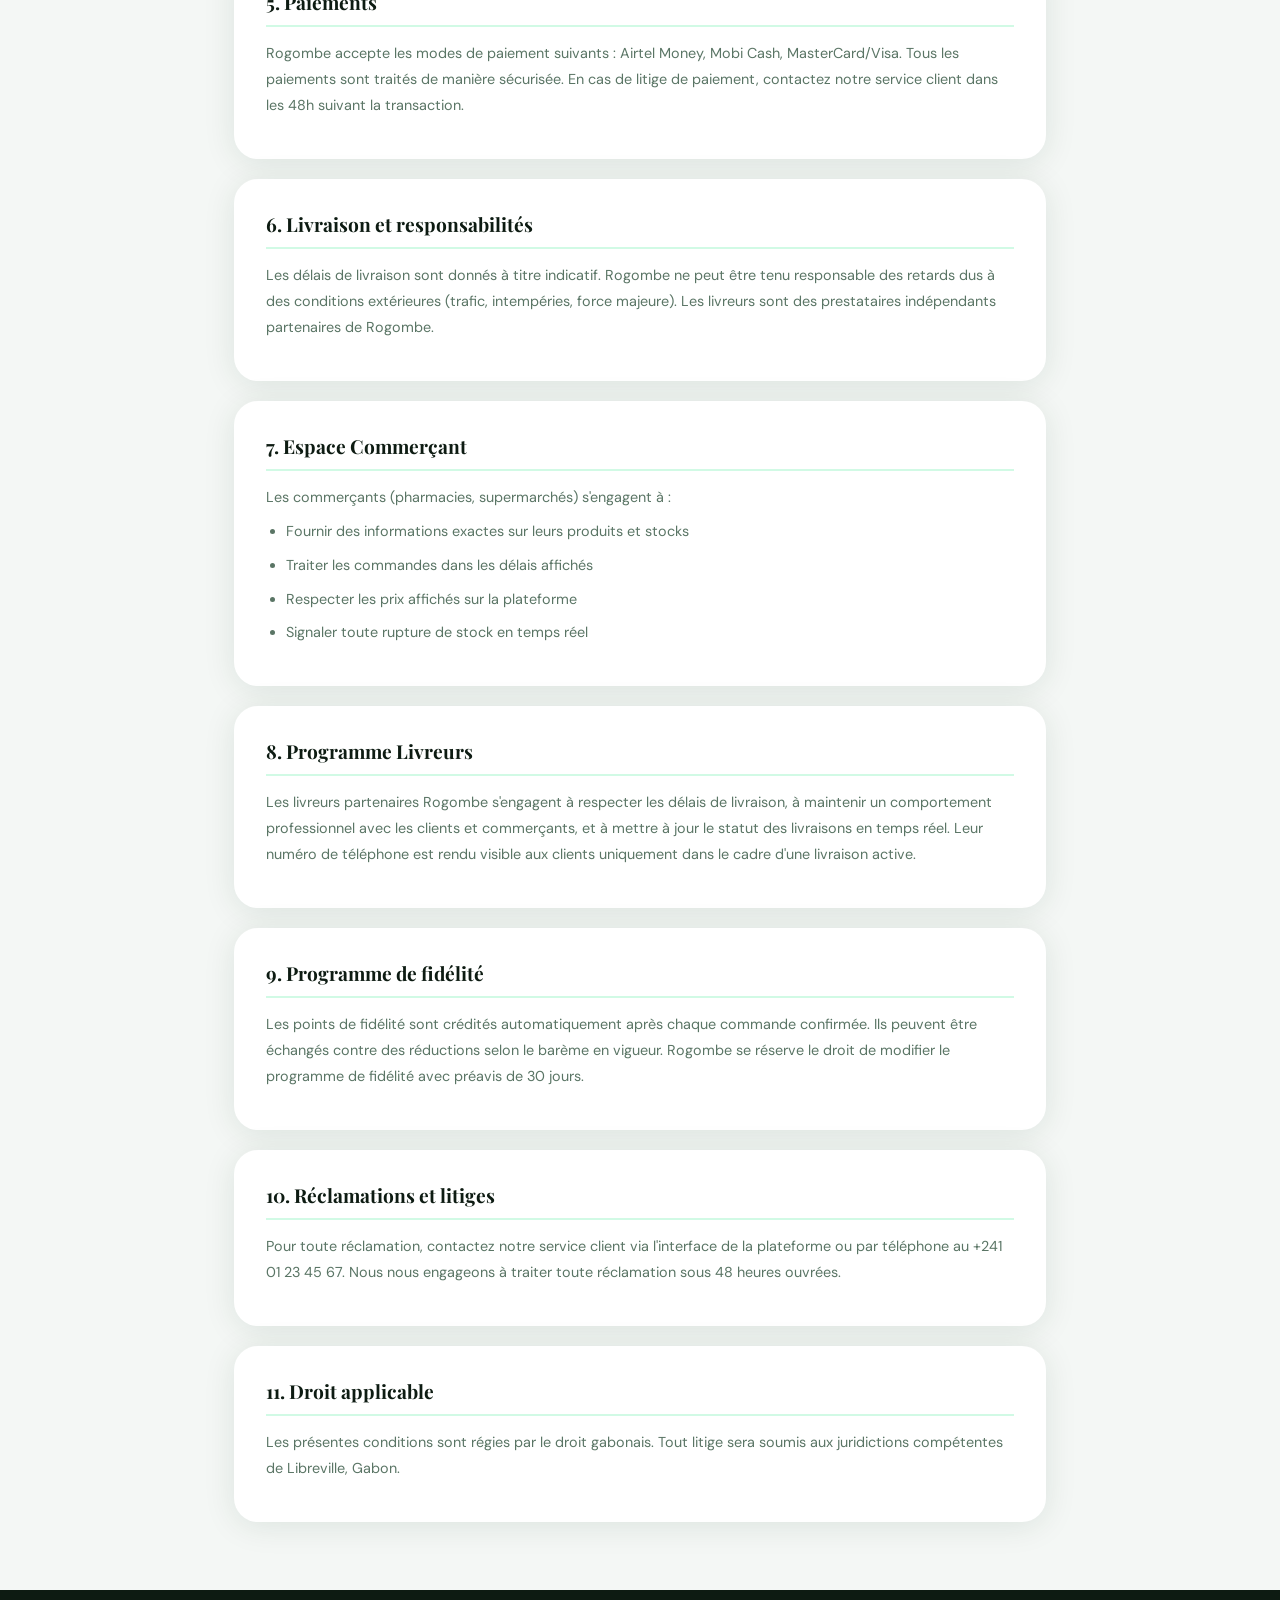
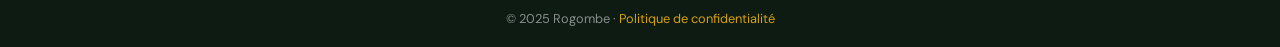
<file: conditions-1.html>
<!DOCTYPE html>
<html lang="fr">
<head><meta charset="UTF-8"/><meta name="viewport" content="width=device-width,initial-scale=1.0"/>
<title>Conditions d'utilisation – Rogombe</title>
<link rel="stylesheet" href="styles.css"/>
<link href="https://fonts.googleapis.com/css2?family=Playfair+Display:ital,wght@0,400;0,700;0,900;1,400&family=DM+Sans:wght@300;400;500;600&display=swap" rel="stylesheet"/>
<style>body{background:#f4f7f5;}.doc-nav{background:var(--dark);padding:0 24px;}.doc-nav-inner{max-width:860px;margin:0 auto;height:60px;display:flex;align-items:center;gap:16px;}.doc-logo{font-family:var(--font-display);font-size:1.4rem;font-weight:900;color:#fff;}.doc-logo .logo-r{color:var(--gold);}.doc-hero{background:var(--dark);padding:48px 24px;text-align:center;}.doc-hero h1{font-family:var(--font-display);font-size:2rem;font-weight:900;color:#fff;margin-bottom:8px;}.doc-hero p{color:rgba(255,255,255,.6);font-size:.88rem;}.doc-body{max-width:860px;margin:0 auto;padding:48px 24px;}.doc-section{background:#fff;border-radius:var(--radius-lg);padding:32px;box-shadow:var(--shadow);margin-bottom:20px;}.doc-section h2{font-family:var(--font-display);font-size:1.2rem;font-weight:700;color:var(--dark);margin-bottom:14px;padding-bottom:10px;border-bottom:2px solid var(--green-lt);}.doc-section p,.doc-section li{font-size:.9rem;color:var(--text-lt);line-height:1.8;margin-bottom:8px;}.doc-section ul{padding-left:20px;}.doc-section li{list-style:disc;}</style>
</head>
<body>
<nav class="doc-nav"><div class="doc-nav-inner"><a href="index.html" class="doc-logo"><span class="logo-r">R</span>ogombe</a><a href="index.html" style="color:rgba(255,255,255,.6);font-size:.85rem;margin-left:auto;">← Retour à l'accueil</a></div></nav>
<div class="doc-hero"><h1>Conditions d'utilisation</h1><p>Dernière mise à jour : 1er janvier 2025</p></div>
<div class="doc-body">
  <div class="doc-section"><h2>1. Acceptation des conditions</h2><p>En accédant à la plateforme Rogombe (site web et application mobile), vous acceptez d'être lié par les présentes Conditions d'utilisation. Si vous n'acceptez pas ces conditions, veuillez ne pas utiliser la plateforme. Rogombe se réserve le droit de modifier ces conditions à tout moment, avec notification préalable aux utilisateurs enregistrés.</p></div>
  <div class="doc-section"><h2>2. Description du service</h2><p>Rogombe est une plateforme digitale de mise en relation permettant aux utilisateurs de :</p><ul><li>Commander des produits pharmaceutiques auprès de pharmacies agréées</li><li>Commander des produits alimentaires et ménagers auprès de supermarchés partenaires</li><li>Bénéficier d'un service de livraison à domicile ou de retrait en magasin</li><li>Payer de manière sécurisée via Mobile Money ou carte bancaire</li></ul></div>
  <div class="doc-section"><h2>3. Création de compte et informations personnelles</h2><p>Avant de passer commande, l'utilisateur doit obligatoirement renseigner :</p><ul><li>Son nom et prénom</li><li>Son numéro de téléphone (transmis au livreur pour la coordination)</li><li>Sa localisation (quartier ou géolocalisation GPS)</li></ul><p>Ces informations sont nécessaires au bon déroulement de la commande et à la livraison. En les fournissant, vous acceptez qu'elles soient transmises au commerçant et au livreur concerné dans le cadre exclusif de votre commande.</p></div>
  <div class="doc-section"><h2>4. Processus de commande</h2><p>Le processus de commande sur Rogombe fonctionne comme suit :</p><ul><li>Le client sélectionne ses produits et choisit le mode de livraison</li><li>Le client indique sa position (géolocalisation, quartier ou adresse manuelle)</li><li>Les frais de livraison sont calculés automatiquement selon la distance</li><li>Le paiement est effectué via les modes disponibles</li><li>Une notification est envoyée au commerçant, au livreur et au client</li><li>Le livreur est mis en contact avec le client par SMS avec ses coordonnées</li></ul></div>
  <div class="doc-section"><h2>5. Paiements</h2><p>Rogombe accepte les modes de paiement suivants : Airtel Money, Mobi Cash, MasterCard/Visa. Tous les paiements sont traités de manière sécurisée. En cas de litige de paiement, contactez notre service client dans les 48h suivant la transaction.</p></div>
  <div class="doc-section"><h2>6. Livraison et responsabilités</h2><p>Les délais de livraison sont donnés à titre indicatif. Rogombe ne peut être tenu responsable des retards dus à des conditions extérieures (trafic, intempéries, force majeure). Les livreurs sont des prestataires indépendants partenaires de Rogombe.</p></div>
  <div class="doc-section"><h2>7. Espace Commerçant</h2><p>Les commerçants (pharmacies, supermarchés) s'engagent à :</p><ul><li>Fournir des informations exactes sur leurs produits et stocks</li><li>Traiter les commandes dans les délais affichés</li><li>Respecter les prix affichés sur la plateforme</li><li>Signaler toute rupture de stock en temps réel</li></ul></div>
  <div class="doc-section"><h2>8. Programme Livreurs</h2><p>Les livreurs partenaires Rogombe s'engagent à respecter les délais de livraison, à maintenir un comportement professionnel avec les clients et commerçants, et à mettre à jour le statut des livraisons en temps réel. Leur numéro de téléphone est rendu visible aux clients uniquement dans le cadre d'une livraison active.</p></div>
  <div class="doc-section"><h2>9. Programme de fidélité</h2><p>Les points de fidélité sont crédités automatiquement après chaque commande confirmée. Ils peuvent être échangés contre des réductions selon le barème en vigueur. Rogombe se réserve le droit de modifier le programme de fidélité avec préavis de 30 jours.</p></div>
  <div class="doc-section"><h2>10. Réclamations et litiges</h2><p>Pour toute réclamation, contactez notre service client via l'interface de la plateforme ou par téléphone au +241 01 23 45 67. Nous nous engageons à traiter toute réclamation sous 48 heures ouvrées.</p></div>
  <div class="doc-section"><h2>11. Droit applicable</h2><p>Les présentes conditions sont régies par le droit gabonais. Tout litige sera soumis aux juridictions compétentes de Libreville, Gabon.</p></div>
</div>
<footer style="background:var(--dark);padding:20px;text-align:center;color:rgba(255,255,255,.5);font-size:.8rem;">© 2025 Rogombe · <a href="confidentialite.html" style="color:var(--gold);">Politique de confidentialité</a></footer>
</body>
</html>
</file>
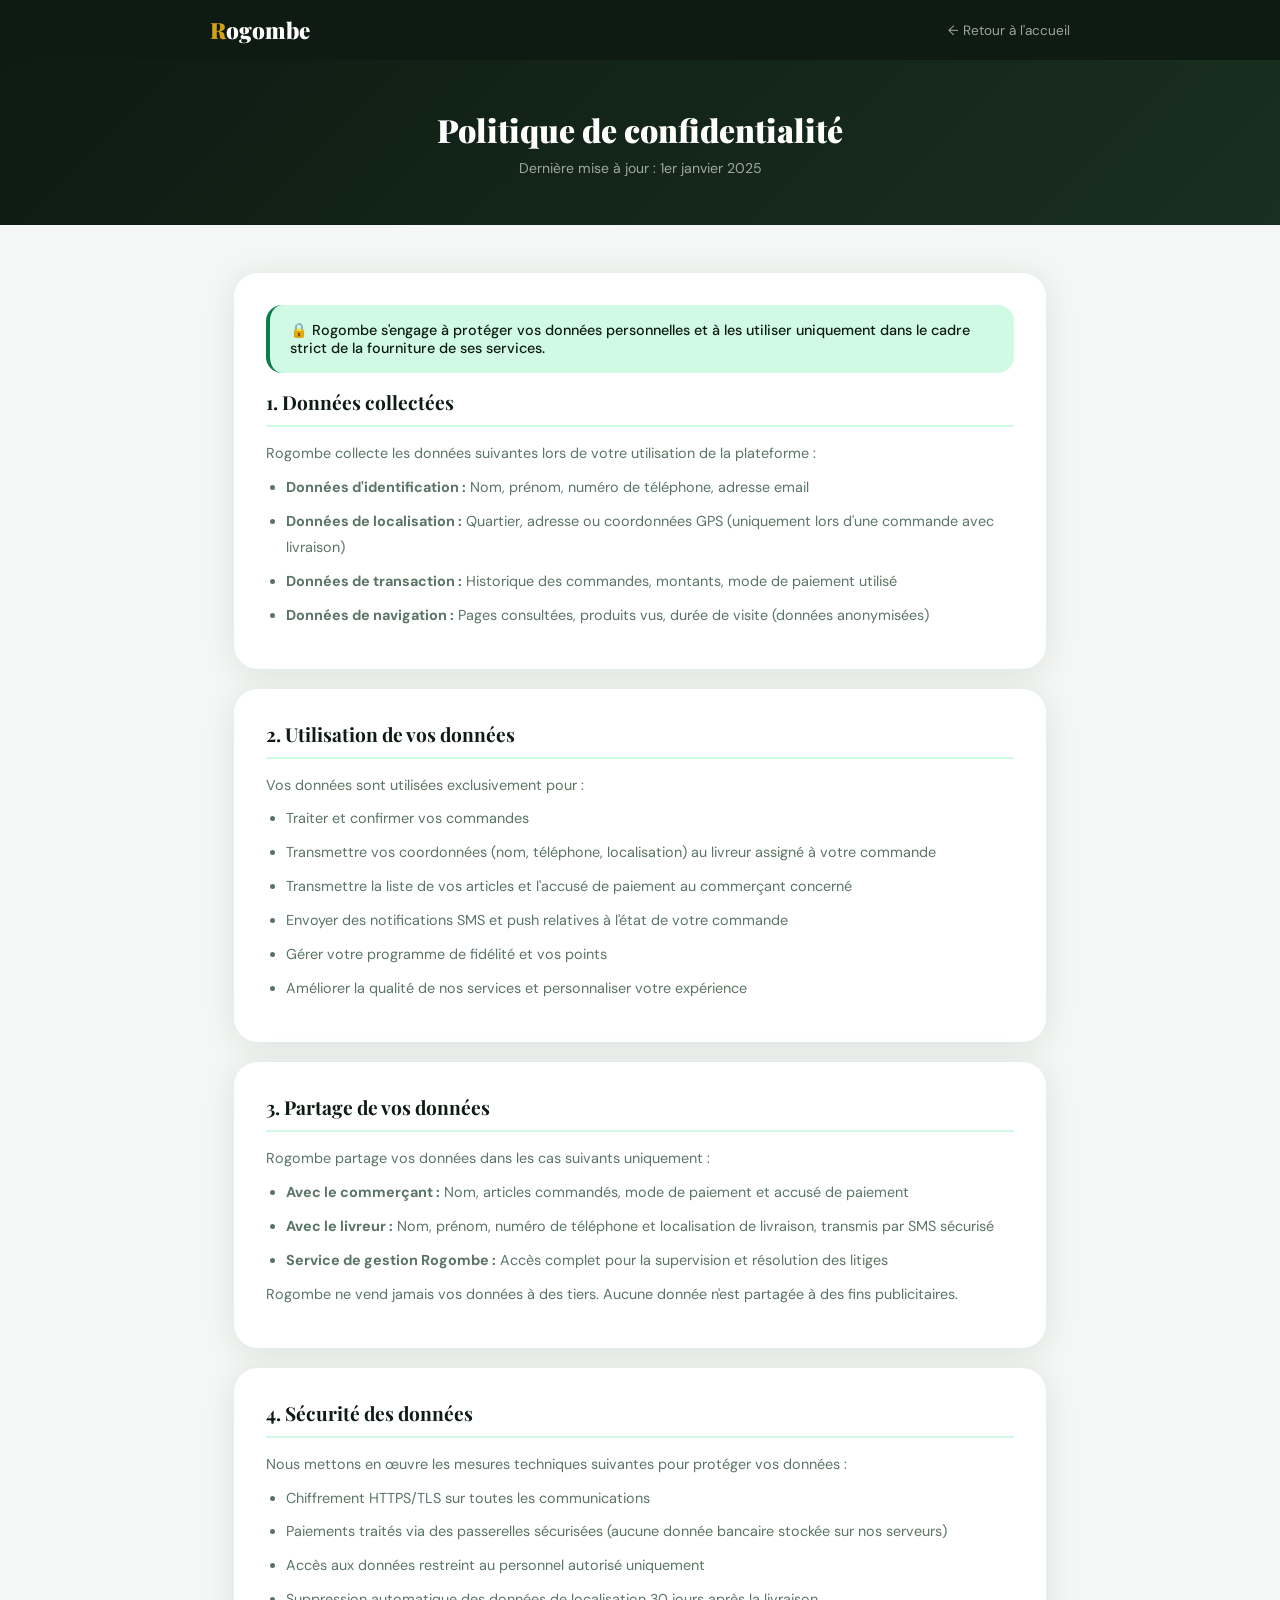
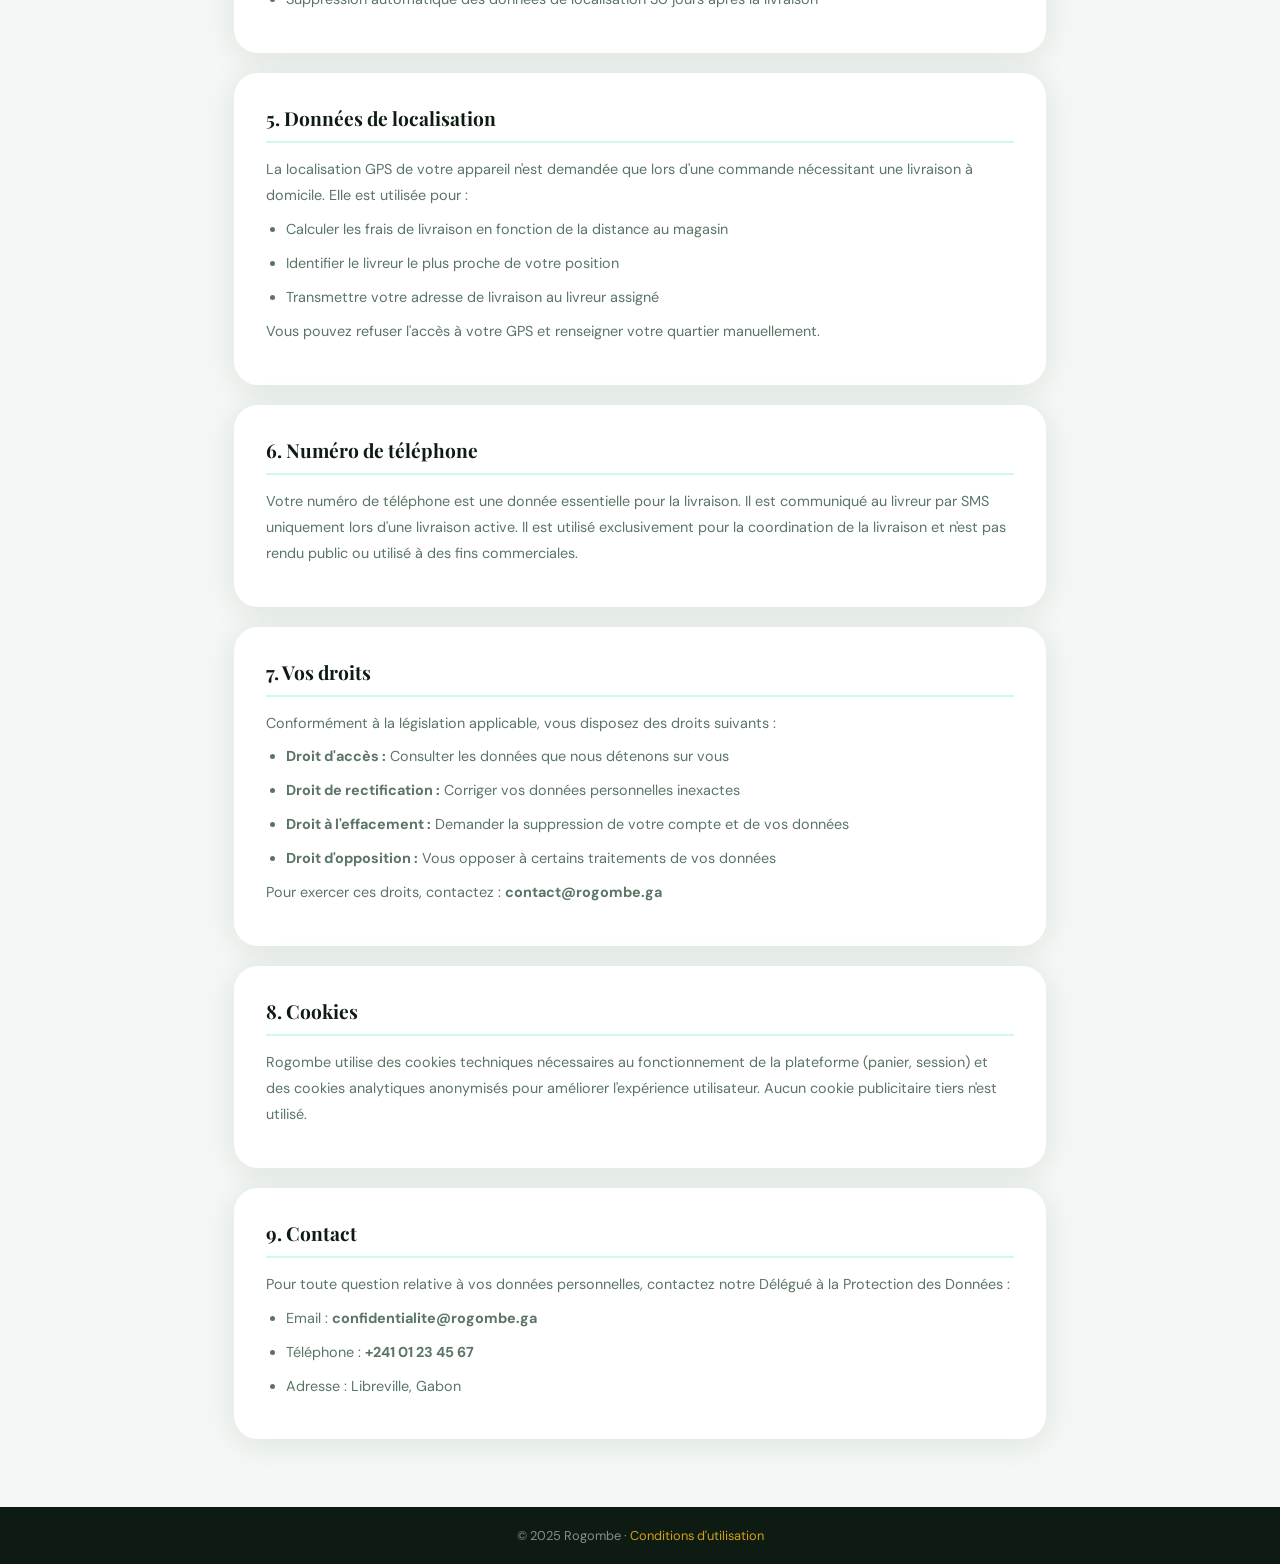
<file: confidentialite-1.html>
<!DOCTYPE html>
<html lang="fr">
<head><meta charset="UTF-8"/><meta name="viewport" content="width=device-width,initial-scale=1.0"/>
<title>Politique de confidentialité – Rogombe</title>
<link rel="stylesheet" href="styles.css"/>
<link href="https://fonts.googleapis.com/css2?family=Playfair+Display:ital,wght@0,400;0,700;0,900;1,400&family=DM+Sans:wght@300;400;500;600&display=swap" rel="stylesheet"/>
<style>body{background:#f4f7f5;}.doc-nav{background:var(--dark);padding:0 24px;}.doc-nav-inner{max-width:860px;margin:0 auto;height:60px;display:flex;align-items:center;gap:16px;}.doc-logo{font-family:var(--font-display);font-size:1.4rem;font-weight:900;color:#fff;}.doc-logo .logo-r{color:var(--gold);}.doc-hero{background:linear-gradient(135deg,var(--dark),var(--dark-2));padding:48px 24px;text-align:center;}.doc-hero h1{font-family:var(--font-display);font-size:2rem;font-weight:900;color:#fff;margin-bottom:8px;}.doc-hero p{color:rgba(255,255,255,.6);font-size:.88rem;}.doc-body{max-width:860px;margin:0 auto;padding:48px 24px;}.doc-section{background:#fff;border-radius:var(--radius-lg);padding:32px;box-shadow:var(--shadow);margin-bottom:20px;}.doc-section h2{font-family:var(--font-display);font-size:1.2rem;font-weight:700;color:var(--dark);margin-bottom:14px;padding-bottom:10px;border-bottom:2px solid var(--green-lt);}.doc-section p,.doc-section li{font-size:.9rem;color:var(--text-lt);line-height:1.8;margin-bottom:8px;}.doc-section ul{padding-left:20px;}.doc-section li{list-style:disc;}.highlight-box{background:var(--green-lt);border-radius:var(--radius);padding:16px 20px;border-left:4px solid var(--green);margin-bottom:16px;font-size:.9rem;color:var(--dark);font-weight:500;}</style>
</head>
<body>
<nav class="doc-nav"><div class="doc-nav-inner"><a href="index.html" class="doc-logo"><span class="logo-r">R</span>ogombe</a><a href="index.html" style="color:rgba(255,255,255,.6);font-size:.85rem;margin-left:auto;">← Retour à l'accueil</a></div></nav>
<div class="doc-hero"><h1>Politique de confidentialité</h1><p>Dernière mise à jour : 1er janvier 2025</p></div>
<div class="doc-body">
  <div class="doc-section">
    <div class="highlight-box">🔒 Rogombe s'engage à protéger vos données personnelles et à les utiliser uniquement dans le cadre strict de la fourniture de ses services.</div>
    <h2>1. Données collectées</h2>
    <p>Rogombe collecte les données suivantes lors de votre utilisation de la plateforme :</p>
    <ul>
      <li><strong>Données d'identification :</strong> Nom, prénom, numéro de téléphone, adresse email</li>
      <li><strong>Données de localisation :</strong> Quartier, adresse ou coordonnées GPS (uniquement lors d'une commande avec livraison)</li>
      <li><strong>Données de transaction :</strong> Historique des commandes, montants, mode de paiement utilisé</li>
      <li><strong>Données de navigation :</strong> Pages consultées, produits vus, durée de visite (données anonymisées)</li>
    </ul>
  </div>
  <div class="doc-section">
    <h2>2. Utilisation de vos données</h2>
    <p>Vos données sont utilisées exclusivement pour :</p>
    <ul>
      <li>Traiter et confirmer vos commandes</li>
      <li>Transmettre vos coordonnées (nom, téléphone, localisation) au livreur assigné à votre commande</li>
      <li>Transmettre la liste de vos articles et l'accusé de paiement au commerçant concerné</li>
      <li>Envoyer des notifications SMS et push relatives à l'état de votre commande</li>
      <li>Gérer votre programme de fidélité et vos points</li>
      <li>Améliorer la qualité de nos services et personnaliser votre expérience</li>
    </ul>
  </div>
  <div class="doc-section">
    <h2>3. Partage de vos données</h2>
    <p>Rogombe partage vos données dans les cas suivants uniquement :</p>
    <ul>
      <li><strong>Avec le commerçant :</strong> Nom, articles commandés, mode de paiement et accusé de paiement</li>
      <li><strong>Avec le livreur :</strong> Nom, prénom, numéro de téléphone et localisation de livraison, transmis par SMS sécurisé</li>
      <li><strong>Service de gestion Rogombe :</strong> Accès complet pour la supervision et résolution des litiges</li>
    </ul>
    <p>Rogombe ne vend jamais vos données à des tiers. Aucune donnée n'est partagée à des fins publicitaires.</p>
  </div>
  <div class="doc-section">
    <h2>4. Sécurité des données</h2>
    <p>Nous mettons en œuvre les mesures techniques suivantes pour protéger vos données :</p>
    <ul>
      <li>Chiffrement HTTPS/TLS sur toutes les communications</li>
      <li>Paiements traités via des passerelles sécurisées (aucune donnée bancaire stockée sur nos serveurs)</li>
      <li>Accès aux données restreint au personnel autorisé uniquement</li>
      <li>Suppression automatique des données de localisation 30 jours après la livraison</li>
    </ul>
  </div>
  <div class="doc-section">
    <h2>5. Données de localisation</h2>
    <p>La localisation GPS de votre appareil n'est demandée que lors d'une commande nécessitant une livraison à domicile. Elle est utilisée pour :</p>
    <ul>
      <li>Calculer les frais de livraison en fonction de la distance au magasin</li>
      <li>Identifier le livreur le plus proche de votre position</li>
      <li>Transmettre votre adresse de livraison au livreur assigné</li>
    </ul>
    <p>Vous pouvez refuser l'accès à votre GPS et renseigner votre quartier manuellement.</p>
  </div>
  <div class="doc-section">
    <h2>6. Numéro de téléphone</h2>
    <p>Votre numéro de téléphone est une donnée essentielle pour la livraison. Il est communiqué au livreur par SMS uniquement lors d'une livraison active. Il est utilisé exclusivement pour la coordination de la livraison et n'est pas rendu public ou utilisé à des fins commerciales.</p>
  </div>
  <div class="doc-section">
    <h2>7. Vos droits</h2>
    <p>Conformément à la législation applicable, vous disposez des droits suivants :</p>
    <ul>
      <li><strong>Droit d'accès :</strong> Consulter les données que nous détenons sur vous</li>
      <li><strong>Droit de rectification :</strong> Corriger vos données personnelles inexactes</li>
      <li><strong>Droit à l'effacement :</strong> Demander la suppression de votre compte et de vos données</li>
      <li><strong>Droit d'opposition :</strong> Vous opposer à certains traitements de vos données</li>
    </ul>
    <p>Pour exercer ces droits, contactez : <strong>contact@rogombe.ga</strong></p>
  </div>
  <div class="doc-section">
    <h2>8. Cookies</h2>
    <p>Rogombe utilise des cookies techniques nécessaires au fonctionnement de la plateforme (panier, session) et des cookies analytiques anonymisés pour améliorer l'expérience utilisateur. Aucun cookie publicitaire tiers n'est utilisé.</p>
  </div>
  <div class="doc-section">
    <h2>9. Contact</h2>
    <p>Pour toute question relative à vos données personnelles, contactez notre Délégué à la Protection des Données :</p>
    <ul>
      <li>Email : <strong>confidentialite@rogombe.ga</strong></li>
      <li>Téléphone : <strong>+241 01 23 45 67</strong></li>
      <li>Adresse : Libreville, Gabon</li>
    </ul>
  </div>
</div>
<footer style="background:var(--dark);padding:20px;text-align:center;color:rgba(255,255,255,.5);font-size:.8rem;">© 2025 Rogombe · <a href="conditions.html" style="color:var(--gold);">Conditions d'utilisation</a></footer>
</body>
</html>
</file>
<file: styles.css>
/* ============================
   ROGOMBE — DESIGN SYSTEM
   ============================ */

:root {
  --green:     #0a7c4e;
  --green-mid: #0d9960;
  --green-lt:  #d1fae5;
  --gold:      #d4a017;
  --gold-lt:   #fef3c7;
  --dark:      #0d1b12;
  --dark-2:    #1a2f20;
  --gray-1:    #f4f7f5;
  --gray-2:    #e2ebe5;
  --gray-3:    #b0c4b8;
  --text:      #1c2d22;
  --text-lt:   #5a7565;
  --white:     #ffffff;
  --radius:    16px;
  --radius-lg: 24px;
  --shadow:    0 4px 32px rgba(10,60,30,.10);
  --shadow-lg: 0 16px 64px rgba(10,60,30,.18);
  --font-display: 'Playfair Display', Georgia, serif;
  --font-body:    'DM Sans', system-ui, sans-serif;
}

*, *::before, *::after { box-sizing: border-box; margin: 0; padding: 0; }

html { scroll-behavior: smooth; font-size: 16px; }

body {
  font-family: var(--font-body);
  color: var(--text);
  background: var(--white);
  overflow-x: hidden;
}

img { max-width: 100%; height: auto; display: block; }
a  { text-decoration: none; color: inherit; }
ul { list-style: none; }

.container {
  max-width: 1200px;
  margin: 0 auto;
  padding: 0 24px;
}

/* -------- BUTTONS -------- */
.btn-primary {
  display: inline-flex;
  align-items: center;
  gap: 8px;
  background: var(--green);
  color: var(--white);
  font-family: var(--font-body);
  font-weight: 600;
  font-size: .95rem;
  padding: 14px 28px;
  border-radius: 50px;
  border: 2px solid var(--green);
  cursor: pointer;
  transition: background .25s, transform .2s, box-shadow .25s;
}
.btn-primary:hover {
  background: var(--dark);
  border-color: var(--dark);
  transform: translateY(-2px);
  box-shadow: 0 8px 24px rgba(10,60,30,.25);
}

.btn-ghost {
  display: inline-flex;
  align-items: center;
  gap: 8px;
  background: transparent;
  color: var(--text);
  font-weight: 600;
  font-size: .95rem;
  padding: 12px 24px;
  border-radius: 50px;
  border: 2px solid var(--gray-2);
  cursor: pointer;
  transition: border-color .25s, color .25s;
}
.btn-ghost:hover { border-color: var(--green); color: var(--green); }

.btn-hero-primary {
  display: inline-flex;
  align-items: center;
  background: var(--gold);
  color: var(--dark);
  font-weight: 700;
  font-size: 1rem;
  padding: 16px 36px;
  border-radius: 50px;
  border: none;
  cursor: pointer;
  transition: transform .2s, box-shadow .25s, background .25s;
  box-shadow: 0 4px 20px rgba(212,160,23,.4);
}
.btn-hero-primary:hover {
  background: #c4900f;
  transform: translateY(-3px);
  box-shadow: 0 8px 32px rgba(212,160,23,.5);
}

.btn-hero-ghost {
  display: inline-flex;
  align-items: center;
  gap: 10px;
  background: rgba(255,255,255,.15);
  color: var(--white);
  font-weight: 600;
  font-size: 1rem;
  padding: 16px 32px;
  border-radius: 50px;
  border: 2px solid rgba(255,255,255,.4);
  cursor: pointer;
  backdrop-filter: blur(8px);
  transition: background .25s, border-color .25s;
}
.btn-hero-ghost:hover {
  background: rgba(255,255,255,.25);
  border-color: rgba(255,255,255,.8);
}
.play-icon {
  width: 32px; height: 32px;
  background: var(--white);
  color: var(--green);
  border-radius: 50%;
  display: flex; align-items: center; justify-content: center;
  font-size: .8rem;
}

.btn-hero-ghost-white {
  display: inline-flex;
  align-items: center;
  background: transparent;
  color: var(--white);
  font-weight: 600;
  font-size: 1rem;
  padding: 16px 32px;
  border-radius: 50px;
  border: 2px solid rgba(255,255,255,.7);
  cursor: pointer;
  transition: background .25s;
}
.btn-hero-ghost-white:hover { background: rgba(255,255,255,.1); }

/* -------- TYPOGRAPHY HELPERS -------- */
.section-label {
  display: inline-block;
  font-size: .78rem;
  font-weight: 700;
  letter-spacing: .15em;
  text-transform: uppercase;
  color: var(--green);
  background: var(--green-lt);
  padding: 6px 16px;
  border-radius: 50px;
  margin-bottom: 20px;
}
.section-label.light {
  color: var(--gold);
  background: rgba(212,160,23,.15);
}

.section-title {
  font-family: var(--font-display);
  font-size: clamp(2rem, 4vw, 3rem);
  font-weight: 900;
  line-height: 1.1;
  color: var(--dark);
  margin-bottom: 56px;
}
.section-title em { color: var(--green); font-style: normal; }
.section-title.light { color: var(--white); }
.section-title.light em { color: var(--gold); }

/* ============================
   NAV
   ============================ */
#navbar {
  position: fixed;
  top: 0; left: 0; right: 0;
  z-index: 1000;
  background: transparent;
  transition: background .3s, box-shadow .3s;
}
#navbar.scrolled {
  background: rgba(255,255,255,.96);
  backdrop-filter: blur(12px);
  box-shadow: 0 2px 20px rgba(10,60,30,.08);
}
.nav-inner {
  display: flex;
  align-items: center;
  gap: 40px;
  max-width: 1200px;
  margin: 0 auto;
  padding: 20px 24px;
}

.logo {
  font-family: var(--font-display);
  font-size: 1.8rem;
  font-weight: 900;
  color: var(--white);
  letter-spacing: -.02em;
  transition: color .3s;
  flex-shrink: 0;
}
#navbar.scrolled .logo { color: var(--dark); }
.logo-r { color: var(--gold); }

.nav-links {
  display: flex;
  gap: 32px;
  margin: 0;
}
.nav-links a {
  font-size: .9rem;
  font-weight: 500;
  color: rgba(255,255,255,.85);
  transition: color .25s;
}
.nav-links a:hover { color: var(--white); }
#navbar.scrolled .nav-links a { color: var(--text-lt); }
#navbar.scrolled .nav-links a:hover { color: var(--green); }

.nav-actions {
  display: flex;
  gap: 12px;
  margin-left: auto;
}
#navbar.scrolled .btn-ghost { color: var(--text); }

.burger {
  display: none;
  flex-direction: column;
  gap: 5px;
  background: none;
  border: none;
  cursor: pointer;
  margin-left: auto;
  padding: 4px;
}
.burger span {
  display: block;
  width: 24px; height: 2px;
  background: var(--white);
  border-radius: 2px;
  transition: background .3s;
}
#navbar.scrolled .burger span { background: var(--dark); }

.mobile-menu {
  display: none;
  flex-direction: column;
  padding: 16px 24px 24px;
  background: var(--white);
  border-top: 1px solid var(--gray-2);
  gap: 4px;
}
.mobile-menu a {
  padding: 12px 16px;
  border-radius: var(--radius);
  font-weight: 500;
  color: var(--text);
  transition: background .2s;
}
.mobile-menu a:hover { background: var(--gray-1); }
.mobile-menu .mobile-cta {
  margin-top: 8px;
  background: var(--green);
  color: var(--white);
  border-radius: 50px;
  text-align: center;
  padding: 14px;
  font-weight: 600;
}
.mobile-menu.open { display: flex; }

/* ============================
   HERO
   ============================ */
.hero {
  position: relative;
  min-height: 100vh;
  display: flex;
  align-items: center;
  overflow: hidden;
}
.hero-bg {
  position: absolute;
  inset: 0;
  z-index: 0;
}
.hero-video {
  width: 100%; height: 100%;
  object-fit: cover;
}
.hero-overlay {
  position: absolute;
  inset: 0;
  background: linear-gradient(
    135deg,
    rgba(10,60,30,.82) 0%,
    rgba(13,25,18,.70) 50%,
    rgba(10,60,30,.55) 100%
  );
}

.hero-content {
  position: relative;
  z-index: 1;
  max-width: 1200px;
  margin: 0 auto;
  padding: 140px 24px 80px;
  max-width: 720px;
  padding-left: 80px;
}

.hero-badge {
  display: inline-block;
  font-size: .85rem;
  font-weight: 600;
  color: var(--gold);
  background: rgba(212,160,23,.15);
  border: 1px solid rgba(212,160,23,.4);
  padding: 8px 18px;
  border-radius: 50px;
  margin-bottom: 28px;
  backdrop-filter: blur(8px);
  animation: fadeUp .7s ease both;
}

.hero-title {
  font-family: var(--font-display);
  font-size: clamp(2.8rem, 6vw, 5rem);
  font-weight: 900;
  line-height: 1.05;
  color: var(--white);
  margin-bottom: 24px;
  animation: fadeUp .7s .1s ease both;
}
.hero-title em {
  color: var(--gold);
  font-style: italic;
}

.hero-sub {
  font-size: 1.1rem;
  color: rgba(255,255,255,.8);
  line-height: 1.7;
  max-width: 480px;
  margin-bottom: 40px;
  animation: fadeUp .7s .2s ease both;
}

.hero-btns {
  display: flex;
  gap: 16px;
  flex-wrap: wrap;
  margin-bottom: 56px;
  animation: fadeUp .7s .3s ease both;
}

.hero-stats {
  display: flex;
  align-items: center;
  gap: 24px;
  animation: fadeUp .7s .4s ease both;
}
.stat { text-align: center; }
.stat strong {
  display: block;
  font-size: 1.8rem;
  font-weight: 900;
  color: var(--white);
  line-height: 1;
}
.stat span {
  font-size: .8rem;
  color: rgba(255,255,255,.6);
}
.stat-sep {
  width: 1px; height: 40px;
  background: rgba(255,255,255,.25);
}

.hero-scroll {
  position: absolute;
  bottom: 40px;
  right: 60px;
  display: flex;
  flex-direction: column;
  align-items: center;
  gap: 8px;
  z-index: 1;
  color: rgba(255,255,255,.5);
  font-size: .75rem;
  font-weight: 600;
  letter-spacing: .1em;
  text-transform: uppercase;
  animation: fadeIn 1s 1s both;
}
.scroll-line {
  width: 1px;
  height: 60px;
  background: linear-gradient(to bottom, rgba(255,255,255,.5), transparent);
  animation: growLine 1.5s 1.2s ease both;
}

/* ============================
   TRUST BAR
   ============================ */
.trust-bar {
  background: var(--white);
  border-bottom: 1px solid var(--gray-2);
  padding: 20px 24px;
  overflow: hidden;
}
.trust-inner {
  max-width: 1200px;
  margin: 0 auto;
  display: flex;
  align-items: center;
  justify-content: center;
  gap: 48px;
  flex-wrap: wrap;
}
.trust-item {
  display: flex;
  align-items: center;
  gap: 10px;
  color: var(--text-lt);
  font-size: .88rem;
  font-weight: 600;
}
.trust-item img { height: 24px; width: auto; object-fit: contain; opacity: .7; }
.trust-icon { font-size: 1.3rem; }

/* ============================
   SERVICES
   ============================ */
.services {
  padding: 100px 0;
  background: var(--gray-1);
}
.services-grid {
  display: grid;
  grid-template-columns: repeat(3, 1fr);
  gap: 28px;
}
.service-card {
  background: var(--white);
  border-radius: var(--radius-lg);
  overflow: hidden;
  box-shadow: var(--shadow);
  transition: transform .35s, box-shadow .35s;
  opacity: 0;
  transform: translateY(30px);
}
.service-card.visible {
  opacity: 1;
  transform: translateY(0);
}
.service-card:hover {
  transform: translateY(-8px);
  box-shadow: var(--shadow-lg);
}
.service-card.featured {
  border: 2px solid var(--green);
  position: relative;
  top: -12px;
}

.service-img-wrap {
  position: relative;
  height: 220px;
  overflow: hidden;
}
.service-img-wrap img {
  width: 100%; height: 100%;
  object-fit: cover;
  transition: transform .6s ease;
}
.service-card:hover .service-img-wrap img { transform: scale(1.06); }
.service-badge {
  position: absolute;
  top: 16px; left: 16px;
  background: var(--green);
  color: var(--white);
  font-size: .75rem;
  font-weight: 700;
  letter-spacing: .08em;
  text-transform: uppercase;
  padding: 6px 14px;
  border-radius: 50px;
}

.service-body {
  padding: 28px;
}
.service-body h3 {
  font-family: var(--font-display);
  font-size: 1.3rem;
  font-weight: 700;
  color: var(--dark);
  margin-bottom: 12px;
}
.service-body p {
  color: var(--text-lt);
  line-height: 1.6;
  font-size: .95rem;
  margin-bottom: 20px;
}
.service-link {
  font-weight: 700;
  color: var(--green);
  font-size: .9rem;
  transition: gap .2s;
  display: inline-flex;
  align-items: center;
  gap: 6px;
}
.service-link:hover { gap: 12px; }

/* ============================
   HOW IT WORKS
   ============================ */
.how {
  padding: 100px 0;
  background: var(--dark);
  position: relative;
  overflow: hidden;
}
.how-bg-deco {
  position: absolute;
  top: -100px; right: -100px;
  width: 600px; height: 600px;
  background: radial-gradient(circle, rgba(10,124,78,.2) 0%, transparent 70%);
  border-radius: 50%;
}

.steps {
  display: flex;
  align-items: flex-start;
  gap: 0;
}
.step {
  flex: 1;
  text-align: center;
  padding: 0 24px;
  opacity: 0;
  transform: translateY(20px);
  transition: opacity .5s, transform .5s;
}
.step.visible { opacity: 1; transform: none; }

.step-num {
  font-family: var(--font-display);
  font-size: 3.5rem;
  font-weight: 900;
  color: rgba(255,255,255,.06);
  line-height: 1;
  margin-bottom: -16px;
}
.step-icon {
  font-size: 2.8rem;
  margin-bottom: 16px;
}
.step h3 {
  font-family: var(--font-display);
  font-size: 1.2rem;
  color: var(--white);
  margin-bottom: 12px;
}
.step p {
  color: rgba(255,255,255,.55);
  font-size: .9rem;
  line-height: 1.65;
}

.step-arrow {
  color: var(--gold);
  font-size: 1.8rem;
  padding-top: 80px;
  flex-shrink: 0;
  opacity: .6;
}

/* ============================
   VIDEO SECTION
   ============================ */
.video-section {
  padding: 100px 0;
  background: var(--white);
}
.video-grid {
  display: grid;
  grid-template-columns: 1fr 1fr;
  gap: 80px;
  align-items: center;
}

.video-text h2 {
  font-family: var(--font-display);
  font-size: clamp(2rem, 3.5vw, 2.8rem);
  font-weight: 900;
  color: var(--dark);
  line-height: 1.1;
  margin-bottom: 20px;
}
.video-text h2 em { color: var(--green); font-style: normal; }
.video-text p {
  color: var(--text-lt);
  line-height: 1.75;
  margin-bottom: 28px;
}

.feature-list {
  display: flex;
  flex-direction: column;
  gap: 12px;
  margin-bottom: 36px;
}
.feature-list li {
  display: flex;
  align-items: center;
  gap: 10px;
  font-size: .95rem;
  color: var(--text);
}
.check {
  width: 22px; height: 22px;
  background: var(--green-lt);
  color: var(--green);
  font-size: .85rem;
  border-radius: 50%;
  display: flex; align-items: center; justify-content: center;
  font-weight: 700;
  flex-shrink: 0;
}

.video-player-wrap { position: relative; }
.video-player {
  border-radius: var(--radius-lg);
  overflow: hidden;
  aspect-ratio: 4/3;
  box-shadow: var(--shadow-lg);
  position: relative;
}
.video-player video {
  width: 100%; height: 100%;
  object-fit: cover;
}
.video-overlay-badge {
  position: absolute;
  bottom: 20px; left: 20px;
  background: var(--white);
  color: var(--dark);
  font-size: .9rem;
  font-weight: 700;
  padding: 12px 20px;
  border-radius: 50px;
  display: flex;
  align-items: center;
  gap: 10px;
  box-shadow: 0 4px 20px rgba(0,0,0,.15);
}

/* ============================
   CATEGORIES
   ============================ */
.categories {
  padding: 100px 0;
  background: var(--gray-1);
}
.cat-grid {
  display: grid;
  grid-template-columns: repeat(4, 1fr);
  gap: 20px;
}
.cat-card {
  background: var(--white);
  border-radius: var(--radius);
  padding: 28px 20px;
  text-align: center;
  cursor: pointer;
  transition: transform .3s, box-shadow .3s, background .3s;
  border: 2px solid transparent;
}
.cat-card:hover {
  transform: translateY(-6px);
  box-shadow: var(--shadow);
  border-color: var(--cat-color);
  background: color-mix(in srgb, var(--cat-color) 6%, white);
}
.cat-emoji {
  font-size: 2.4rem;
  margin-bottom: 12px;
  display: block;
}
.cat-card h4 {
  font-family: var(--font-display);
  font-size: 1rem;
  font-weight: 700;
  color: var(--dark);
  margin-bottom: 6px;
}
.cat-card span {
  font-size: .8rem;
  color: var(--text-lt);
}

/* ============================
   ACTORS / TABS
   ============================ */
.actors {
  padding: 100px 0;
  background: var(--white);
}
.actors-tabs {
  display: flex;
  gap: 12px;
  margin-bottom: 48px;
  flex-wrap: wrap;
}
.actor-tab {
  padding: 12px 28px;
  border-radius: 50px;
  border: 2px solid var(--gray-2);
  background: transparent;
  font-family: var(--font-body);
  font-weight: 600;
  font-size: .95rem;
  color: var(--text-lt);
  cursor: pointer;
  transition: all .25s;
}
.actor-tab.active,
.actor-tab:hover {
  background: var(--green);
  color: var(--white);
  border-color: var(--green);
}

.actor-panel {
  display: none;
  grid-template-columns: 1fr 1fr;
  gap: 60px;
  align-items: center;
}
.actor-panel.active { display: grid; }

.panel-img {
  border-radius: var(--radius-lg);
  overflow: hidden;
  aspect-ratio: 4/3;
  box-shadow: var(--shadow-lg);
}
.panel-img img { width: 100%; height: 100%; object-fit: cover; }

.panel-content h3 {
  font-family: var(--font-display);
  font-size: 1.8rem;
  font-weight: 900;
  color: var(--dark);
  margin-bottom: 16px;
}
.panel-content p {
  color: var(--text-lt);
  line-height: 1.75;
  margin-bottom: 24px;
}
.panel-content ul {
  display: flex;
  flex-direction: column;
  gap: 10px;
  margin-bottom: 32px;
}
.panel-content ul li {
  display: flex;
  align-items: center;
  gap: 8px;
  font-size: .95rem;
  color: var(--text);
  font-weight: 500;
}

/* ============================
   APP SECTION
   ============================ */
.app-section {
  padding: 100px 0;
  background: var(--dark-2);
  position: relative;
  overflow: hidden;
}
.app-bg {
  position: absolute;
  inset: 0;
  background: radial-gradient(ellipse 60% 70% at 20% 50%, rgba(10,124,78,.25) 0%, transparent 60%);
}

.app-grid {
  position: relative;
  z-index: 1;
  display: grid;
  grid-template-columns: 1fr 1fr;
  gap: 80px;
  align-items: center;
}

.app-phones {
  position: relative;
  height: 480px;
}
.phone {
  position: absolute;
  width: 220px;
  border-radius: 28px;
  overflow: hidden;
  box-shadow: 0 24px 64px rgba(0,0,0,.5);
}
.phone img { width: 100%; height: 350px; object-fit: cover; }
.phone-back {
  top: 40px; left: 0;
  transform: rotate(-8deg);
  z-index: 1;
  opacity: .8;
}
.phone-front {
  top: 0; left: 160px;
  transform: rotate(4deg);
  z-index: 2;
}

.app-text h2 {
  font-family: var(--font-display);
  font-size: clamp(2rem, 3.5vw, 2.8rem);
  font-weight: 900;
  color: var(--white);
  line-height: 1.1;
  margin-bottom: 20px;
}
.app-text h2 em { color: var(--gold); font-style: normal; }
.app-text p {
  color: rgba(255,255,255,.6);
  line-height: 1.75;
  margin-bottom: 36px;
}

.store-btns {
  display: flex;
  gap: 16px;
  flex-wrap: wrap;
  margin-bottom: 28px;
}
.store-btn {
  display: inline-block;
  transition: transform .25s, opacity .25s;
}
.store-btn:hover { transform: translateY(-3px); opacity: .85; }
.store-btn img { height: 48px; width: auto; }

.app-rating {
  display: flex;
  align-items: center;
  gap: 12px;
  color: rgba(255,255,255,.6);
  font-size: .9rem;
}
.stars { color: var(--gold); font-size: 1.2rem; }

/* ============================
   TESTIMONIALS
   ============================ */
.testimonials {
  padding: 100px 0;
  background: var(--gray-1);
}
.testi-grid {
  display: grid;
  grid-template-columns: repeat(3, 1fr);
  gap: 24px;
}
.testi-card {
  background: var(--white);
  border-radius: var(--radius-lg);
  padding: 36px 32px;
  box-shadow: var(--shadow);
  transition: transform .3s, box-shadow .3s;
}
.testi-card:hover {
  transform: translateY(-6px);
  box-shadow: var(--shadow-lg);
}
.testi-card.featured {
  background: var(--dark);
  border: none;
}
.testi-card.featured p,
.testi-card.featured .testi-author span { color: rgba(255,255,255,.7); }
.testi-card.featured strong { color: var(--white); }

.testi-stars { color: var(--gold); font-size: 1.1rem; margin-bottom: 16px; }
.testi-card p {
  color: var(--text-lt);
  line-height: 1.75;
  font-size: .95rem;
  margin-bottom: 24px;
}
.testi-author { display: flex; align-items: center; gap: 14px; }
.testi-avatar {
  width: 44px; height: 44px;
  background: var(--green-lt);
  color: var(--green);
  border-radius: 50%;
  display: flex; align-items: center; justify-content: center;
  font-weight: 700;
  font-size: .9rem;
}
.testi-card.featured .testi-avatar {
  background: rgba(255,255,255,.1);
  color: var(--white);
}
.testi-author strong {
  display: block;
  font-size: .95rem;
  color: var(--dark);
}
.testi-author span { font-size: .8rem; color: var(--text-lt); }

/* ============================
   FAQ
   ============================ */
.faq {
  padding: 100px 0;
  background: var(--white);
}
.faq-list {
  max-width: 760px;
  margin: 0 auto;
  display: flex;
  flex-direction: column;
  gap: 0;
}
.faq-item {
  border-bottom: 1px solid var(--gray-2);
}
.faq-q {
  width: 100%;
  display: flex;
  justify-content: space-between;
  align-items: center;
  padding: 22px 0;
  background: none;
  border: none;
  font-family: var(--font-body);
  font-size: 1rem;
  font-weight: 600;
  color: var(--text);
  cursor: pointer;
  text-align: left;
  gap: 16px;
}
.faq-q span {
  font-size: 1.4rem;
  color: var(--green);
  font-weight: 300;
  transition: transform .3s;
  flex-shrink: 0;
}
.faq-item.open .faq-q span { transform: rotate(45deg); }
.faq-a {
  max-height: 0;
  overflow: hidden;
  color: var(--text-lt);
  font-size: .95rem;
  line-height: 1.75;
  transition: max-height .4s ease, padding .3s ease;
}
.faq-item.open .faq-a {
  max-height: 200px;
  padding-bottom: 20px;
}

/* ============================
   CTA FINAL
   ============================ */
.cta-final {
  position: relative;
  padding: 120px 0;
  overflow: hidden;
}
.cta-bg-video {
  position: absolute;
  inset: 0;
}
.cta-bg-video video {
  width: 100%; height: 100%;
  object-fit: cover;
}
.cta-overlay {
  position: absolute;
  inset: 0;
  background: linear-gradient(135deg, rgba(10,60,30,.9) 0%, rgba(13,25,18,.85) 100%);
}
.cta-content {
  position: relative;
  z-index: 1;
  text-align: center;
}
.cta-content h2 {
  font-family: var(--font-display);
  font-size: clamp(2.2rem, 5vw, 3.5rem);
  font-weight: 900;
  color: var(--white);
  margin-bottom: 20px;
  line-height: 1.1;
}
.cta-content h2 em { color: var(--gold); font-style: italic; }
.cta-content p {
  color: rgba(255,255,255,.7);
  font-size: 1.1rem;
  margin-bottom: 40px;
}
.cta-btns {
  display: flex;
  gap: 16px;
  justify-content: center;
  flex-wrap: wrap;
}

/* ============================
   FOOTER
   ============================ */
.footer {
  background: var(--dark);
  padding: 72px 0 0;
  color: rgba(255,255,255,.6);
}
.footer-grid {
  display: grid;
  grid-template-columns: 2fr 1fr 1fr 1fr;
  gap: 48px;
  padding-bottom: 56px;
  border-bottom: 1px solid rgba(255,255,255,.1);
}
.footer-brand p {
  margin: 16px 0 28px;
  font-size: .9rem;
  line-height: 1.7;
}
.footer-logo { color: var(--white); }
.social-links {
  display: flex;
  gap: 12px;
}
.social-links a {
  width: 38px; height: 38px;
  border-radius: 50%;
  border: 1px solid rgba(255,255,255,.2);
  display: flex; align-items: center; justify-content: center;
  font-size: .9rem;
  font-weight: 700;
  color: rgba(255,255,255,.6);
  transition: background .25s, border-color .25s, color .25s;
}
.social-links a:hover {
  background: var(--green);
  border-color: var(--green);
  color: var(--white);
}

.footer-col h5 {
  color: var(--white);
  font-size: .85rem;
  font-weight: 700;
  letter-spacing: .1em;
  text-transform: uppercase;
  margin-bottom: 20px;
}
.footer-col a {
  display: block;
  font-size: .9rem;
  color: rgba(255,255,255,.55);
  margin-bottom: 12px;
  transition: color .25s;
}
.footer-col a:hover { color: var(--gold); }

.footer-bottom {
  display: flex;
  justify-content: space-between;
  align-items: center;
  padding: 24px 0;
  font-size: .82rem;
  flex-wrap: wrap;
  gap: 12px;
}

/* ============================
   AUTH PAGES
   ============================ */
.auth-page {
  min-height: 100vh;
  display: grid;
  grid-template-columns: 1fr 1fr;
}
.auth-visual {
  position: relative;
  overflow: hidden;
}
.auth-visual img {
  width: 100%; height: 100%;
  object-fit: cover;
}
.auth-visual-overlay {
  position: absolute;
  inset: 0;
  background: linear-gradient(135deg, rgba(10,60,30,.85) 0%, rgba(13,25,18,.7) 100%);
  display: flex;
  flex-direction: column;
  justify-content: center;
  padding: 60px;
  gap: 20px;
}
.auth-visual-logo {
  font-family: var(--font-display);
  font-size: 2.2rem;
  font-weight: 900;
  color: var(--white);
}
.auth-visual h2 {
  font-family: var(--font-display);
  font-size: 2.4rem;
  font-weight: 900;
  color: var(--white);
  line-height: 1.1;
}
.auth-visual h2 em { color: var(--gold); font-style: italic; }
.auth-visual p { color: rgba(255,255,255,.7); line-height: 1.7; }

.auth-form-side {
  display: flex;
  align-items: center;
  justify-content: center;
  padding: 60px 48px;
  background: var(--white);
  overflow-y: auto;
}
.auth-form-wrap { width: 100%; max-width: 420px; }
.auth-form-wrap h1 {
  font-family: var(--font-display);
  font-size: 2rem;
  font-weight: 900;
  color: var(--dark);
  margin-bottom: 8px;
}
.auth-form-wrap .auth-sub {
  color: var(--text-lt);
  font-size: .95rem;
  margin-bottom: 36px;
}
.auth-form-wrap .auth-sub a { color: var(--green); font-weight: 600; }

.form-group {
  margin-bottom: 20px;
}
.form-group label {
  display: block;
  font-size: .87rem;
  font-weight: 600;
  color: var(--text);
  margin-bottom: 8px;
}
.form-group input,
.form-group select {
  width: 100%;
  padding: 14px 18px;
  border: 2px solid var(--gray-2);
  border-radius: var(--radius);
  font-family: var(--font-body);
  font-size: .95rem;
  color: var(--text);
  background: var(--gray-1);
  transition: border-color .25s, background .25s;
  outline: none;
}
.form-group input:focus,
.form-group select:focus {
  border-color: var(--green);
  background: var(--white);
}
.form-group input::placeholder { color: var(--gray-3); }

.form-row { display: grid; grid-template-columns: 1fr 1fr; gap: 16px; }

.auth-submit {
  width: 100%;
  padding: 16px;
  background: var(--green);
  color: var(--white);
  border: none;
  border-radius: 50px;
  font-family: var(--font-body);
  font-size: 1rem;
  font-weight: 700;
  cursor: pointer;
  transition: background .25s, transform .2s;
  margin-top: 8px;
  margin-bottom: 24px;
}
.auth-submit:hover {
  background: var(--dark);
  transform: translateY(-2px);
}

.auth-divider {
  text-align: center;
  color: var(--text-lt);
  font-size: .85rem;
  margin: 20px 0;
  position: relative;
}
.auth-divider::before, .auth-divider::after {
  content: '';
  position: absolute;
  top: 50%;
  width: 42%;
  height: 1px;
  background: var(--gray-2);
}
.auth-divider::before { left: 0; }
.auth-divider::after { right: 0; }

.role-select {
  display: grid;
  grid-template-columns: repeat(3, 1fr);
  gap: 12px;
  margin-bottom: 28px;
}
.role-option {
  border: 2px solid var(--gray-2);
  border-radius: var(--radius);
  padding: 16px 10px;
  text-align: center;
  cursor: pointer;
  transition: border-color .25s, background .25s;
}
.role-option input { display: none; }
.role-option:has(input:checked),
.role-option.selected {
  border-color: var(--green);
  background: var(--green-lt);
}
.role-option .role-icon { font-size: 1.6rem; margin-bottom: 6px; display: block; }
.role-option span { font-size: .82rem; font-weight: 600; color: var(--text); }

/* ============================
   ANIMATIONS
   ============================ */
@keyframes fadeUp {
  from { opacity: 0; transform: translateY(28px); }
  to   { opacity: 1; transform: none; }
}
@keyframes fadeIn {
  from { opacity: 0; }
  to   { opacity: 1; }
}
@keyframes growLine {
  from { transform: scaleY(0); transform-origin: top; }
  to   { transform: scaleY(1); }
}

/* ============================
   RESPONSIVE
   ============================ */
@media (max-width: 1024px) {
  .services-grid { grid-template-columns: 1fr 1fr; }
  .service-card.featured { top: 0; }
  .services-grid .service-card:last-child { grid-column: 1 / -1; max-width: 400px; margin: 0 auto; }
  .footer-grid { grid-template-columns: 1fr 1fr; gap: 36px; }
}

@media (max-width: 900px) {
  .video-grid,
  .app-grid,
  .actor-panel { grid-template-columns: 1fr; }
  .app-grid { gap: 48px; }
  .app-phones { height: 320px; }
  .phone { width: 160px; }
  .phone img { height: 260px; }
  .phone-front { left: 120px; }
  .cat-grid { grid-template-columns: repeat(4, 1fr); }
  .testi-grid { grid-template-columns: 1fr 1fr; }
  .testi-grid .testi-card:last-child { grid-column: 1 / -1; }
  .steps {
    flex-direction: column;
    gap: 28px;
  }
  .step-arrow { transform: rotate(90deg); margin: 0 auto; padding-top: 0; }
  .auth-page { grid-template-columns: 1fr; }
  .auth-visual { min-height: 260px; }
}

@media (max-width: 768px) {
  .nav-links, .nav-actions { display: none; }
  .burger { display: flex; }
  .hero-content { padding: 120px 24px 80px; }
  .services-grid { grid-template-columns: 1fr; }
  .services-grid .service-card:last-child { grid-column: 1; max-width: none; }
  .cat-grid { grid-template-columns: repeat(2, 1fr); }
  .testi-grid { grid-template-columns: 1fr; }
  .footer-grid { grid-template-columns: 1fr; }
  .form-row { grid-template-columns: 1fr; }
  .role-select { grid-template-columns: 1fr 1fr 1fr; }
}

@media (max-width: 480px) {
  .hero-stats { gap: 16px; }
  .stat strong { font-size: 1.4rem; }
  .hero-btns { flex-direction: column; }
  .hero-btns .btn-hero-primary,
  .hero-btns .btn-hero-ghost { width: 100%; justify-content: center; }
  .cat-grid { grid-template-columns: repeat(2, 1fr); }
  .actors-tabs { justify-content: center; }
  .cta-btns { flex-direction: column; align-items: center; }
  .hero-scroll { display: none; }
  .trust-inner { gap: 24px; }
  .auth-form-side { padding: 40px 24px; }
  .role-select { grid-template-columns: 1fr; }
}
</file>
